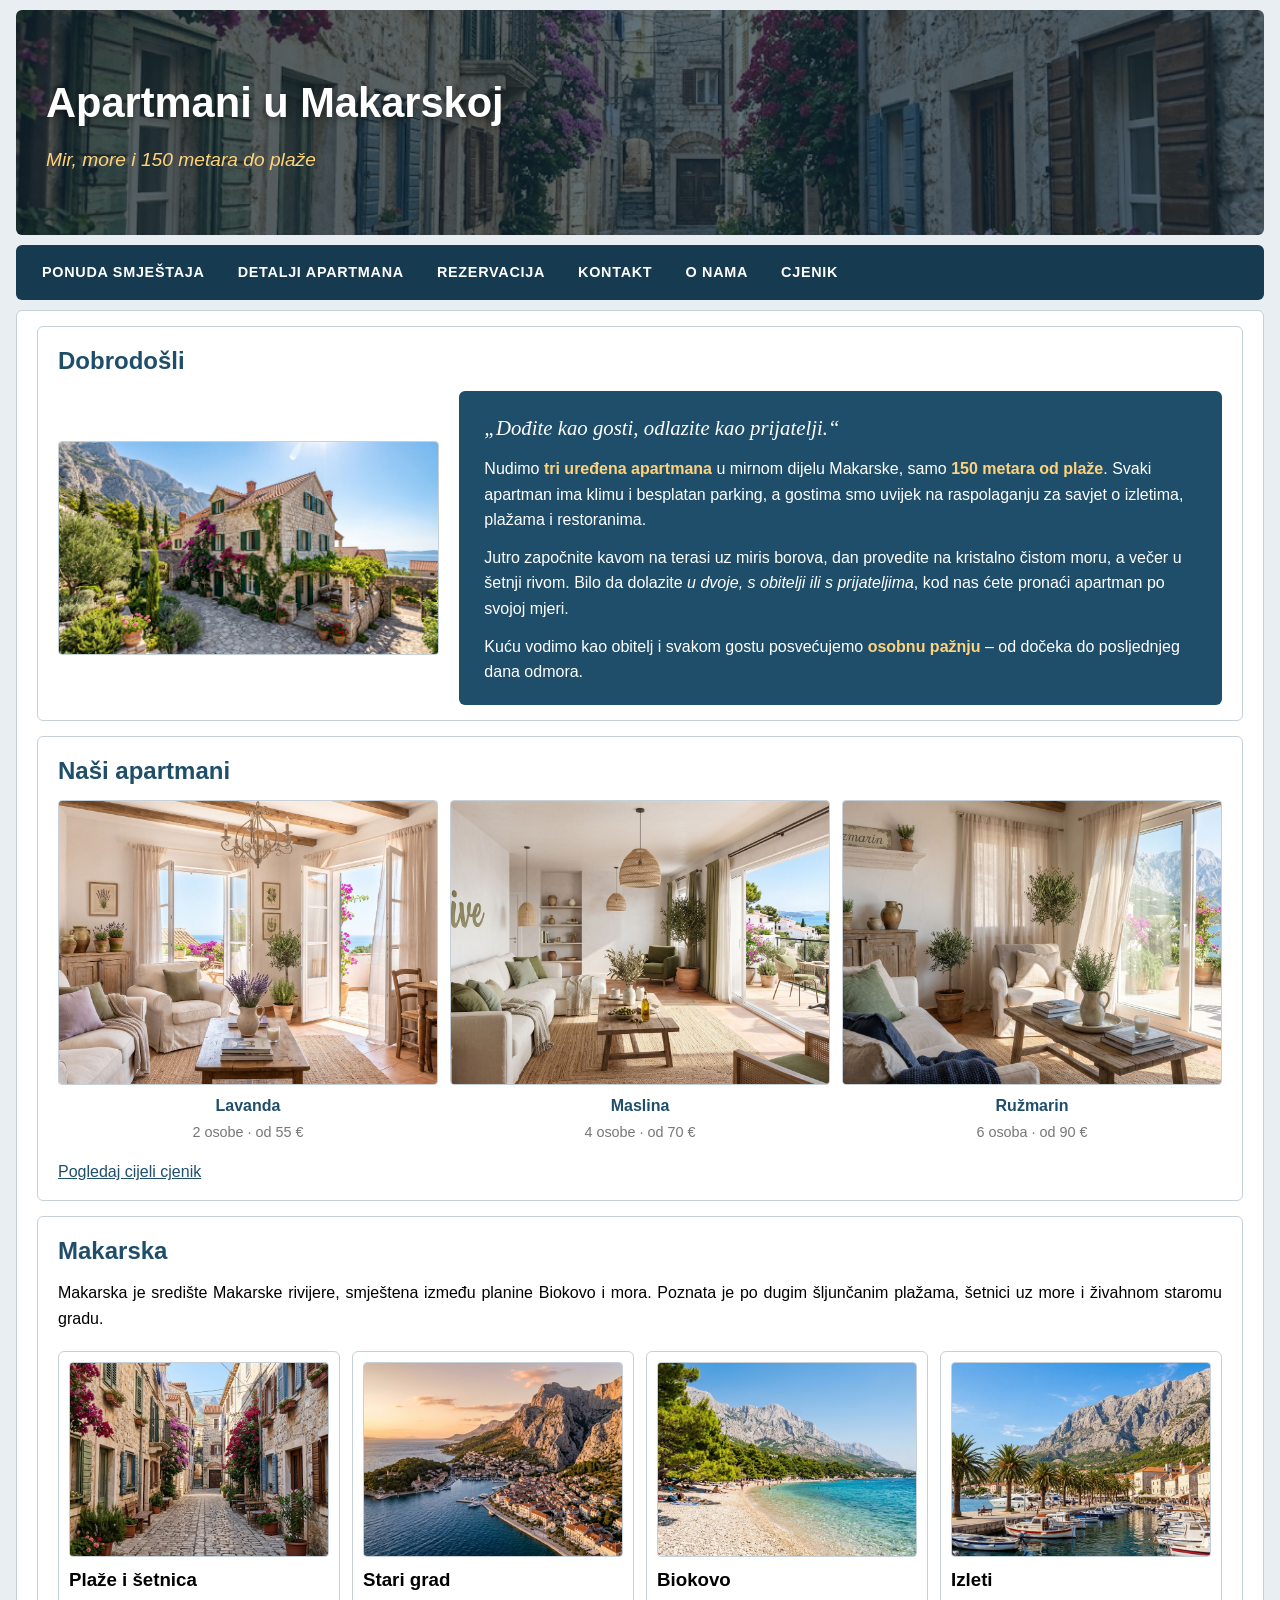
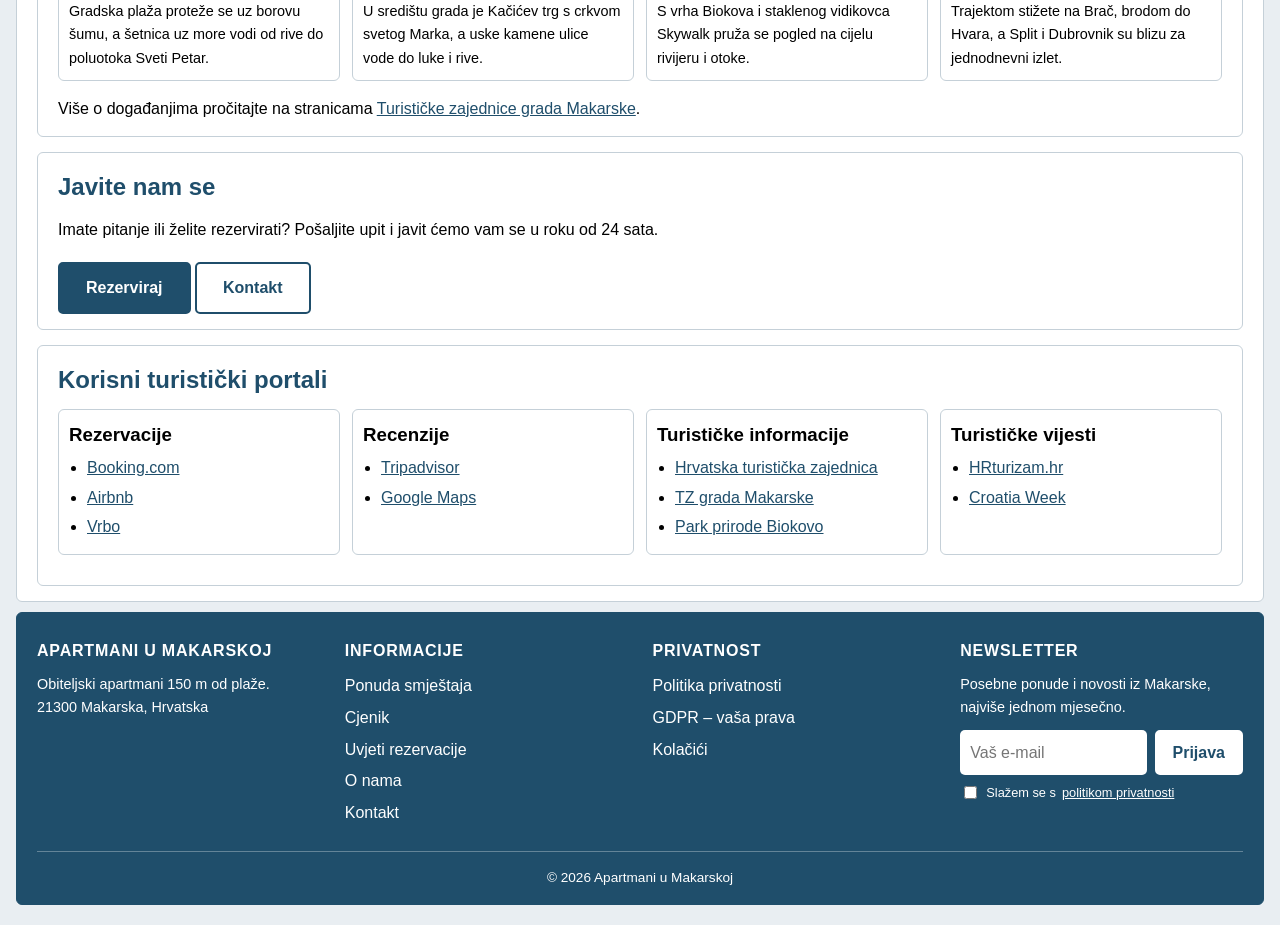
<file: index.html>
<!doctype html>
<html lang="hr">
  <head>
    <meta charset="UTF-8" />
    <meta name="viewport" content="width=device-width, initial-scale=1.0" />
    <link rel="stylesheet" href="style.css" />
    <title>Početna</title>
  </head>
  <body class="pocetna">
    <header>
      <h1>Apartmani u Makarskoj</h1>
      <p>Mir, more i 150 metara do plaže</p>
    </header>

    <nav>
      <a href="apartmani.html">Ponuda smještaja</a>
      <a href="lavanda.html">Detalji apartmana</a>
      <a href="rezervacija.html">Rezervacija</a>
      <a href="kontakt.html">Kontakt</a>
      <a href="o-nama.html">O nama</a>
      <a href="cjenik.html">Cjenik</a>
    </nav>

    <main>
      <!-- ODJELJAK: Dobrodošli -->
      <section>
        <h2>Dobrodošli</h2>
        <div class="dva-stupca">
          <img src="slike-makarska/kuca-izvana.jpeg" alt="Kuća s apartmanima" />
          <div class="kontrast">
            <p class="moto"><em>„Dođite kao gosti, odlazite kao prijatelji.“</em></p>
            <p>
              Nudimo <strong>tri uređena apartmana</strong> u mirnom dijelu
              Makarske, samo <strong>150 metara od plaže</strong>. Svaki
              apartman ima klimu i besplatan parking, a gostima smo uvijek na
              raspolaganju za savjet o izletima, plažama i restoranima.
            </p>
            <p>
              Jutro započnite kavom na terasi uz miris borova, dan provedite na
              kristalno čistom moru, a večer u šetnji rivom. Bilo da dolazite
              <em>u dvoje, s obitelji ili s prijateljima</em>, kod nas ćete
              pronaći apartman po svojoj mjeri.
            </p>
            <p>
              Kuću vodimo kao obitelj i svakom gostu posvećujemo
              <strong>osobnu pažnju</strong> – od dočeka do posljednjeg dana
              odmora.
            </p>
          </div>
        </div>
      </section>

      <!-- ODJELJAK: Naši apartmani -->
      <section>
        <h2>Naši apartmani</h2>
        <div class="mini-apartmani">
          <a href="lavanda.html">
            <img src="slike-makarska/lavanda01.jpeg" alt="Apartman Lavanda" />
            <strong>Lavanda</strong>
            <span>2 osobe · od 55 €</span>
          </a>
          <a href="maslina.html">
            <img src="slike-makarska/maslina01.jpeg" alt="Apartman Maslina" />
            <strong>Maslina</strong>
            <span>4 osobe · od 70 €</span>
          </a>
          <a href="ruzmarin.html">
            <img src="slike-makarska/ruzmarin.jpeg" alt="Apartman Ružmarin" />
            <strong>Ružmarin</strong>
            <span>6 osoba · od 90 €</span>
          </a>
        </div>
        <p><a href="cjenik.html">Pogledaj cijeli cjenik</a></p>
      </section>

      <!-- ODJELJAK: Makarska -->
      <section>
        <h2>Makarska</h2>
        <p>
          Makarska je središte Makarske rivijere, smještena između planine
          Biokovo i mora. Poznata je po dugim šljunčanim plažama, šetnici uz
          more i živahnom staromu gradu.
        </p>

        <!-- Četiri manja okvira jedan do drugoga -->
        <div class="mreza">
          <div class="mali-okvir">
            <img src="slike-makarska/slika01.jpg" alt="Makarska" />
            <h3>Plaže i šetnica</h3>
            <p>
              Gradska plaža proteže se uz borovu šumu, a šetnica uz more vodi
              od rive do poluotoka Sveti Petar.
            </p>
          </div>
          <div class="mali-okvir">
            <img src="slike-makarska/slika02.jpg" alt="Makarska" />
            <h3>Stari grad</h3>
            <p>
              U središtu grada je Kačićev trg s crkvom svetog Marka, a uske
              kamene ulice vode do luke i rive.
            </p>
          </div>
          <div class="mali-okvir">
            <img src="slike-makarska/slika03.jpg" alt="Makarska" />
            <h3>Biokovo</h3>
            <p>
              S vrha Biokova i staklenog vidikovca Skywalk pruža se pogled na
              cijelu rivijeru i otoke.
            </p>
          </div>
          <div class="mali-okvir">
            <img src="slike-makarska/slika04.jpg" alt="Makarska" />
            <h3>Izleti</h3>
            <p>
              Trajektom stižete na Brač, brodom do Hvara, a Split i Dubrovnik
              su blizu za jednodnevni izlet.
            </p>
          </div>
        </div>

        <p>
          Više o događanjima pročitajte na stranicama
          <a href="https://makarska-info.hr/" target="_blank"
            >Turističke zajednice grada Makarske</a
          >.
        </p>
      </section>

      <!-- ODJELJAK: Javite nam se -->
      <section>
        <h2>Javite nam se</h2>
        <p>
          Imate pitanje ili želite rezervirati? Pošaljite upit i javit ćemo vam
          se u roku od 24 sata.
        </p>
        <a class="gumb" href="rezervacija.html">Rezerviraj</a>
        <a class="gumb sporedni" href="kontakt.html">Kontakt</a>
      </section>

      <!-- ODJELJAK: Turistički portali -->
      <section>
        <h2>Korisni turistički portali</h2>
        <div class="mreza portali">
          <div class="mali-okvir">
            <h3>Rezervacije</h3>
            <ul>
              <li><a href="https://www.booking.com/" target="_blank" rel="noopener">Booking.com</a></li>
              <li><a href="https://www.airbnb.com/" target="_blank" rel="noopener">Airbnb</a></li>
              <li><a href="https://www.vrbo.com/" target="_blank" rel="noopener">Vrbo</a></li>
            </ul>
          </div>
          <div class="mali-okvir">
            <h3>Recenzije</h3>
            <ul>
              <li><a href="https://www.tripadvisor.com/" target="_blank" rel="noopener">Tripadvisor</a></li>
              <li><a href="https://www.google.com/maps" target="_blank" rel="noopener">Google Maps</a></li>
            </ul>
          </div>
          <div class="mali-okvir">
            <h3>Turističke informacije</h3>
            <ul>
              <li><a href="https://croatia.hr/" target="_blank" rel="noopener">Hrvatska turistička zajednica</a></li>
              <li><a href="https://makarska-info.hr/" target="_blank" rel="noopener">TZ grada Makarske</a></li>
              <li><a href="https://www.biokovo.com/" target="_blank" rel="noopener">Park prirode Biokovo</a></li>
            </ul>
          </div>
          <div class="mali-okvir">
            <h3>Turističke vijesti</h3>
            <ul>
              <li><a href="https://hrturizam.hr/" target="_blank" rel="noopener">HRturizam.hr</a></li>
              <li><a href="https://www.croatiaweek.com/" target="_blank" rel="noopener">Croatia Week</a></li>
            </ul>
          </div>
        </div>
      </section>

      <!--
        NOVI ODJELJAK: kopiraj ovaj blok, makni oznake komentara i upiši tekst
        <section>
          <h2>Naslov</h2>
          <p>Tekst...</p>
        </section>
      -->
    </main>

    <footer>
      <!-- Stupci podnožja, poredani vodoravno kao izbornik -->
      <div class="podnozje">
        <div>
          <h4>Apartmani u Makarskoj</h4>
          <p>
            Obiteljski apartmani 150 m od plaže.<br />
            21300 Makarska, Hrvatska
          </p>
        </div>

        <div>
          <h4>Informacije</h4>
          <ul>
            <li><a href="apartmani.html">Ponuda smještaja</a></li>
            <li><a href="cjenik.html">Cjenik</a></li>
            <li><a href="rezervacija.html">Uvjeti rezervacije</a></li>
            <li><a href="o-nama.html">O nama</a></li>
            <li><a href="kontakt.html">Kontakt</a></li>
          </ul>
        </div>

        <div>
          <h4>Privatnost</h4>
          <ul>
            <li><a href="politika-privatnosti.html">Politika privatnosti</a></li>
            <li><a href="politika-privatnosti.html#gdpr">GDPR – vaša prava</a></li>
            <li><a href="politika-privatnosti.html#kolacici">Kolačići</a></li>
          </ul>
        </div>

        <div>
          <h4>Newsletter</h4>
          <p>Posebne ponude i novosti iz Makarske, najviše jednom mjesečno.</p>
          <form class="newsletter" action="#" method="get">
            <input type="email" name="email" placeholder="Vaš e-mail" required />
            <button class="gumb" type="submit">Prijava</button>
            <label>
              <input type="checkbox" name="privola" required />
              Slažem se s <a href="politika-privatnosti.html">politikom privatnosti</a>
            </label>
          </form>
        </div>
      </div>

      <p class="autorska">&copy; 2026 Apartmani u Makarskoj</p>
    </footer>
  </body>
</html>
</file>
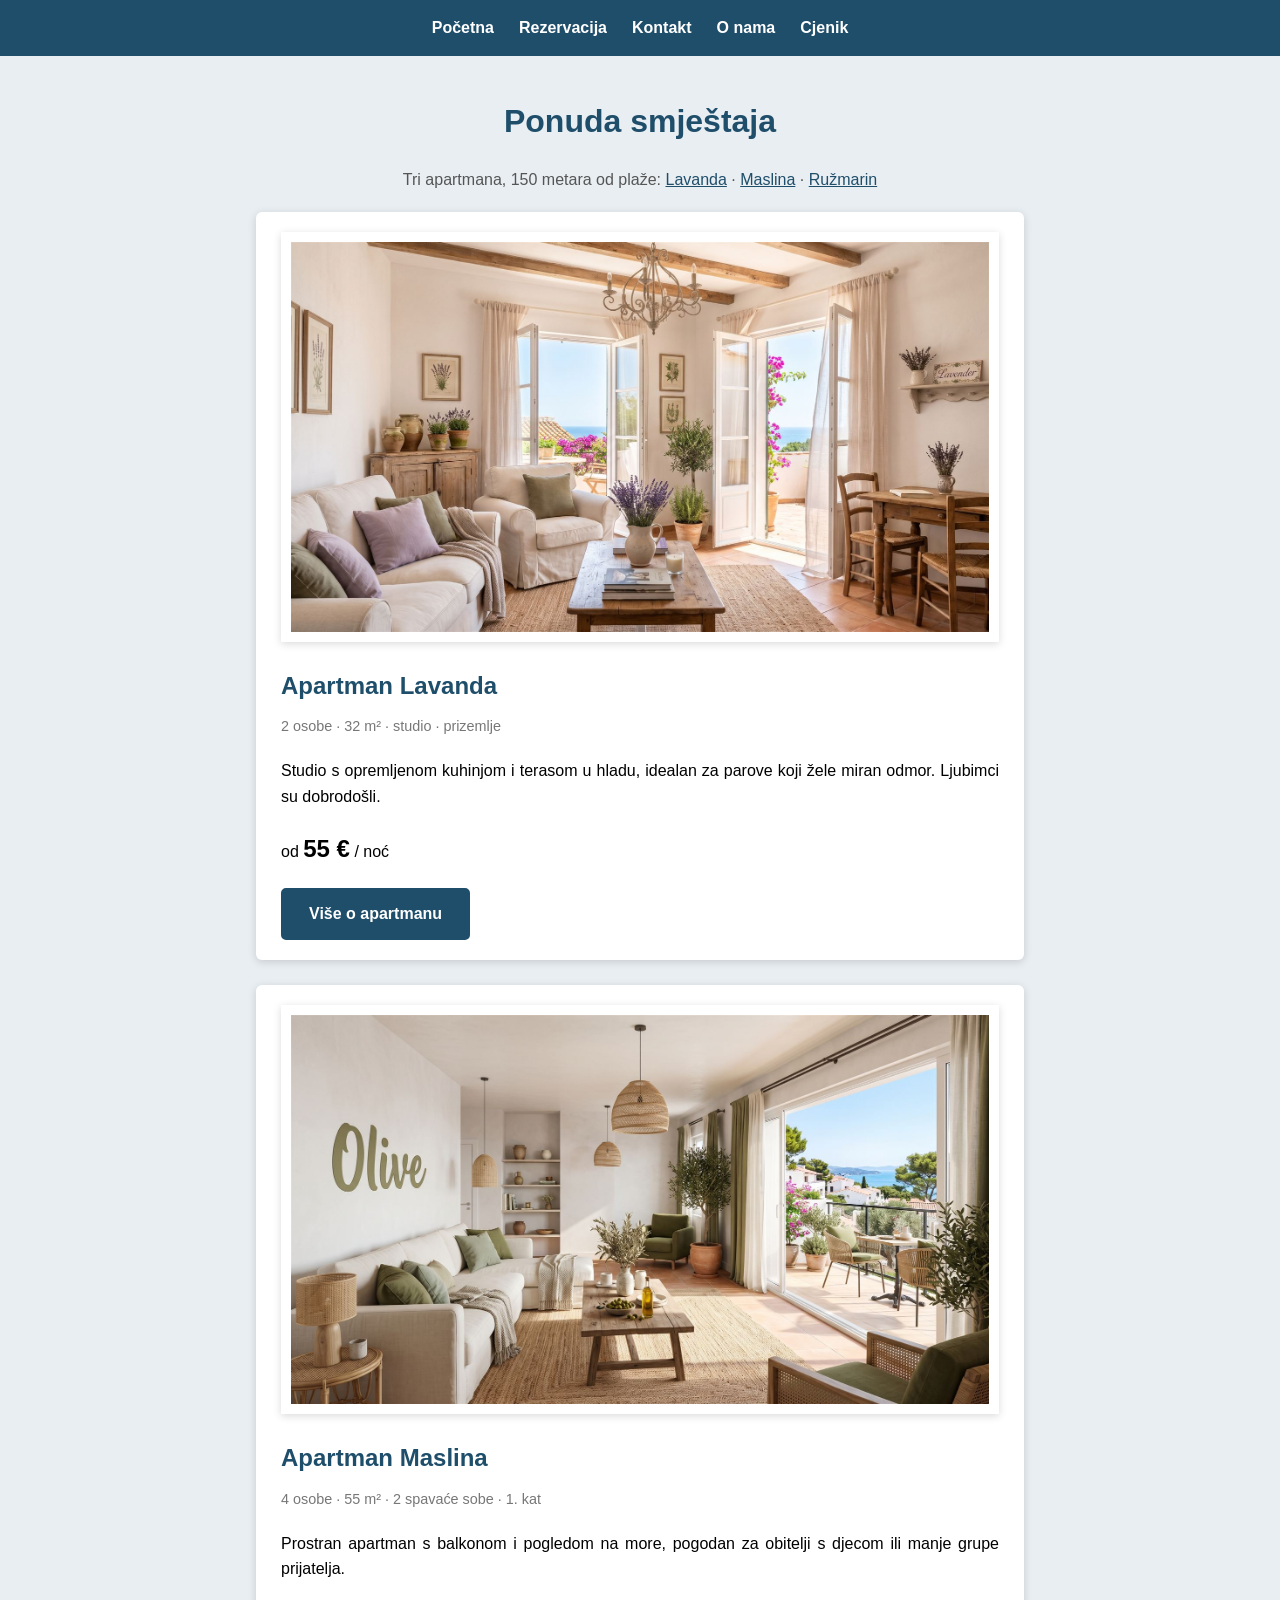
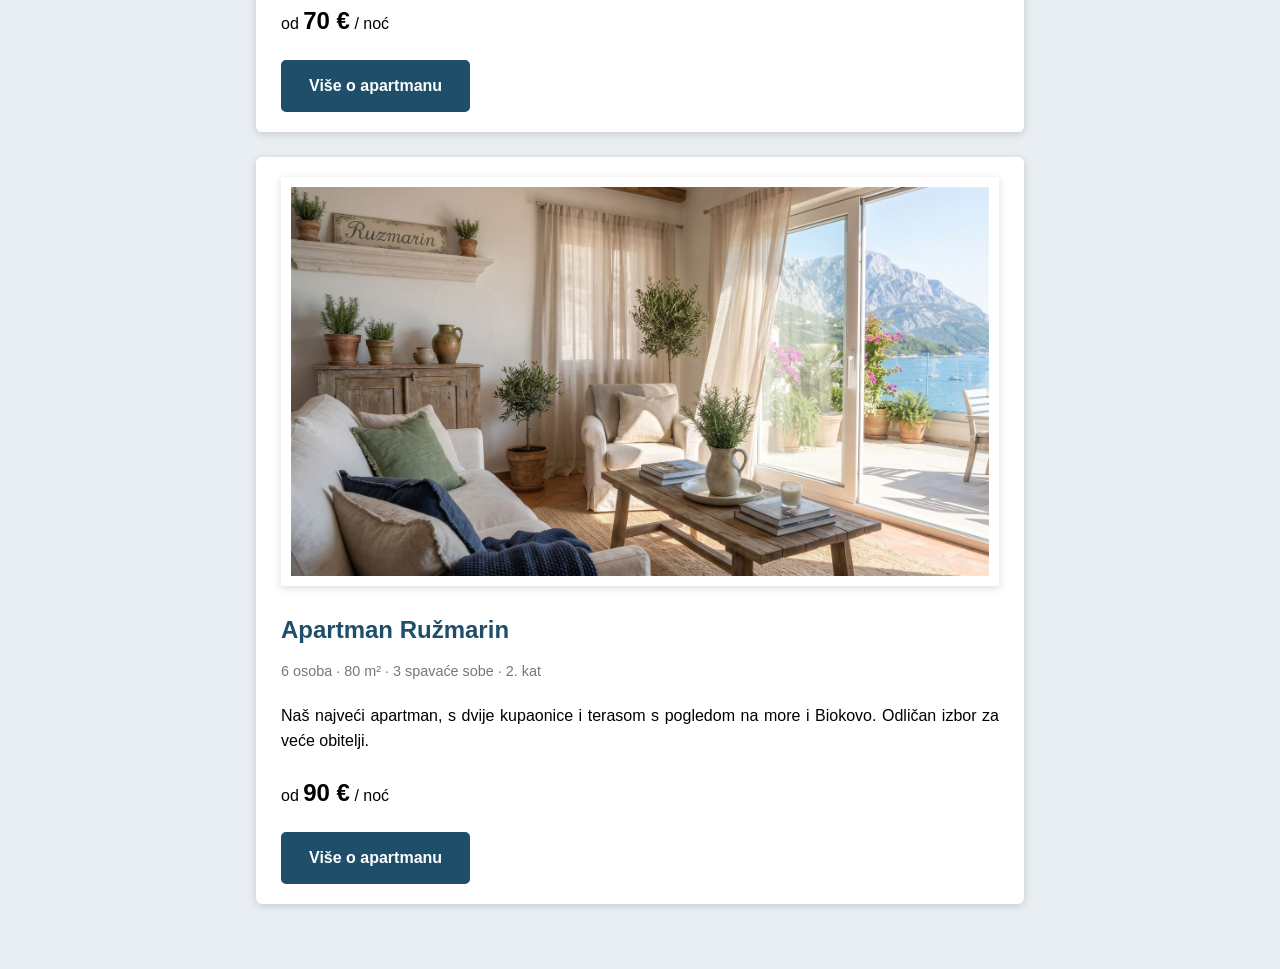
<file: apartmani.html>
<!doctype html>
<html lang="hr">
  <head>
    <meta charset="UTF-8" />
    <meta name="viewport" content="width=device-width, initial-scale=1.0" />
    <link rel="stylesheet" href="style.css" />
    <title>Ponuda smještaja</title>
  </head>
  <body>
    <nav>
      <a href="index.html">Početna</a>
      <a href="rezervacija.html">Rezervacija</a>
      <a href="kontakt.html">Kontakt</a>
      <a href="o-nama.html">O nama</a>
      <a href="cjenik.html">Cjenik</a>
    </nav>

    <main>
      <h1>Ponuda smještaja</h1>
      <p class="uvod">
        Tri apartmana, 150 metara od plaže:
        <a href="#lavanda">Lavanda</a> ·
        <a href="#maslina">Maslina</a> ·
        <a href="#ruzmarin">Ružmarin</a>
      </p>

      <section id="lavanda">
        <img src="slike-makarska/lavanda01.jpeg" alt="Apartman Lavanda" />
        <h2>Apartman Lavanda</h2>
        <p class="podaci">2 osobe · 32 m² · studio · prizemlje</p>
        <p>
          Studio s opremljenom kuhinjom i terasom u hladu, idealan za parove
          koji žele miran odmor. Ljubimci su dobrodošli.
        </p>
        <p class="cijena">od <strong>55 €</strong> / noć</p>
        <a class="gumb" href="lavanda.html">Više o apartmanu</a>
      </section>

      <section id="maslina">
        <img src="slike-makarska/maslina01.jpeg" alt="Apartman Maslina" />
        <h2>Apartman Maslina</h2>
        <p class="podaci">4 osobe · 55 m² · 2 spavaće sobe · 1. kat</p>
        <p>
          Prostran apartman s balkonom i pogledom na more, pogodan za obitelji s
          djecom ili manje grupe prijatelja.
        </p>
        <p class="cijena">od <strong>70 €</strong> / noć</p>
        <a class="gumb" href="maslina.html">Više o apartmanu</a>
      </section>

      <section id="ruzmarin">
        <img src="slike-makarska/ruzmarin.jpeg" alt="Apartman Ružmarin" />
        <h2>Apartman Ružmarin</h2>
        <p class="podaci">6 osoba · 80 m² · 3 spavaće sobe · 2. kat</p>
        <p>
          Naš najveći apartman, s dvije kupaonice i terasom s pogledom na more i
          Biokovo. Odličan izbor za veće obitelji.
        </p>
        <p class="cijena">od <strong>90 €</strong> / noć</p>
        <a class="gumb" href="ruzmarin.html">Više o apartmanu</a>
      </section>
    </main>
  </body>
</html>
</file>
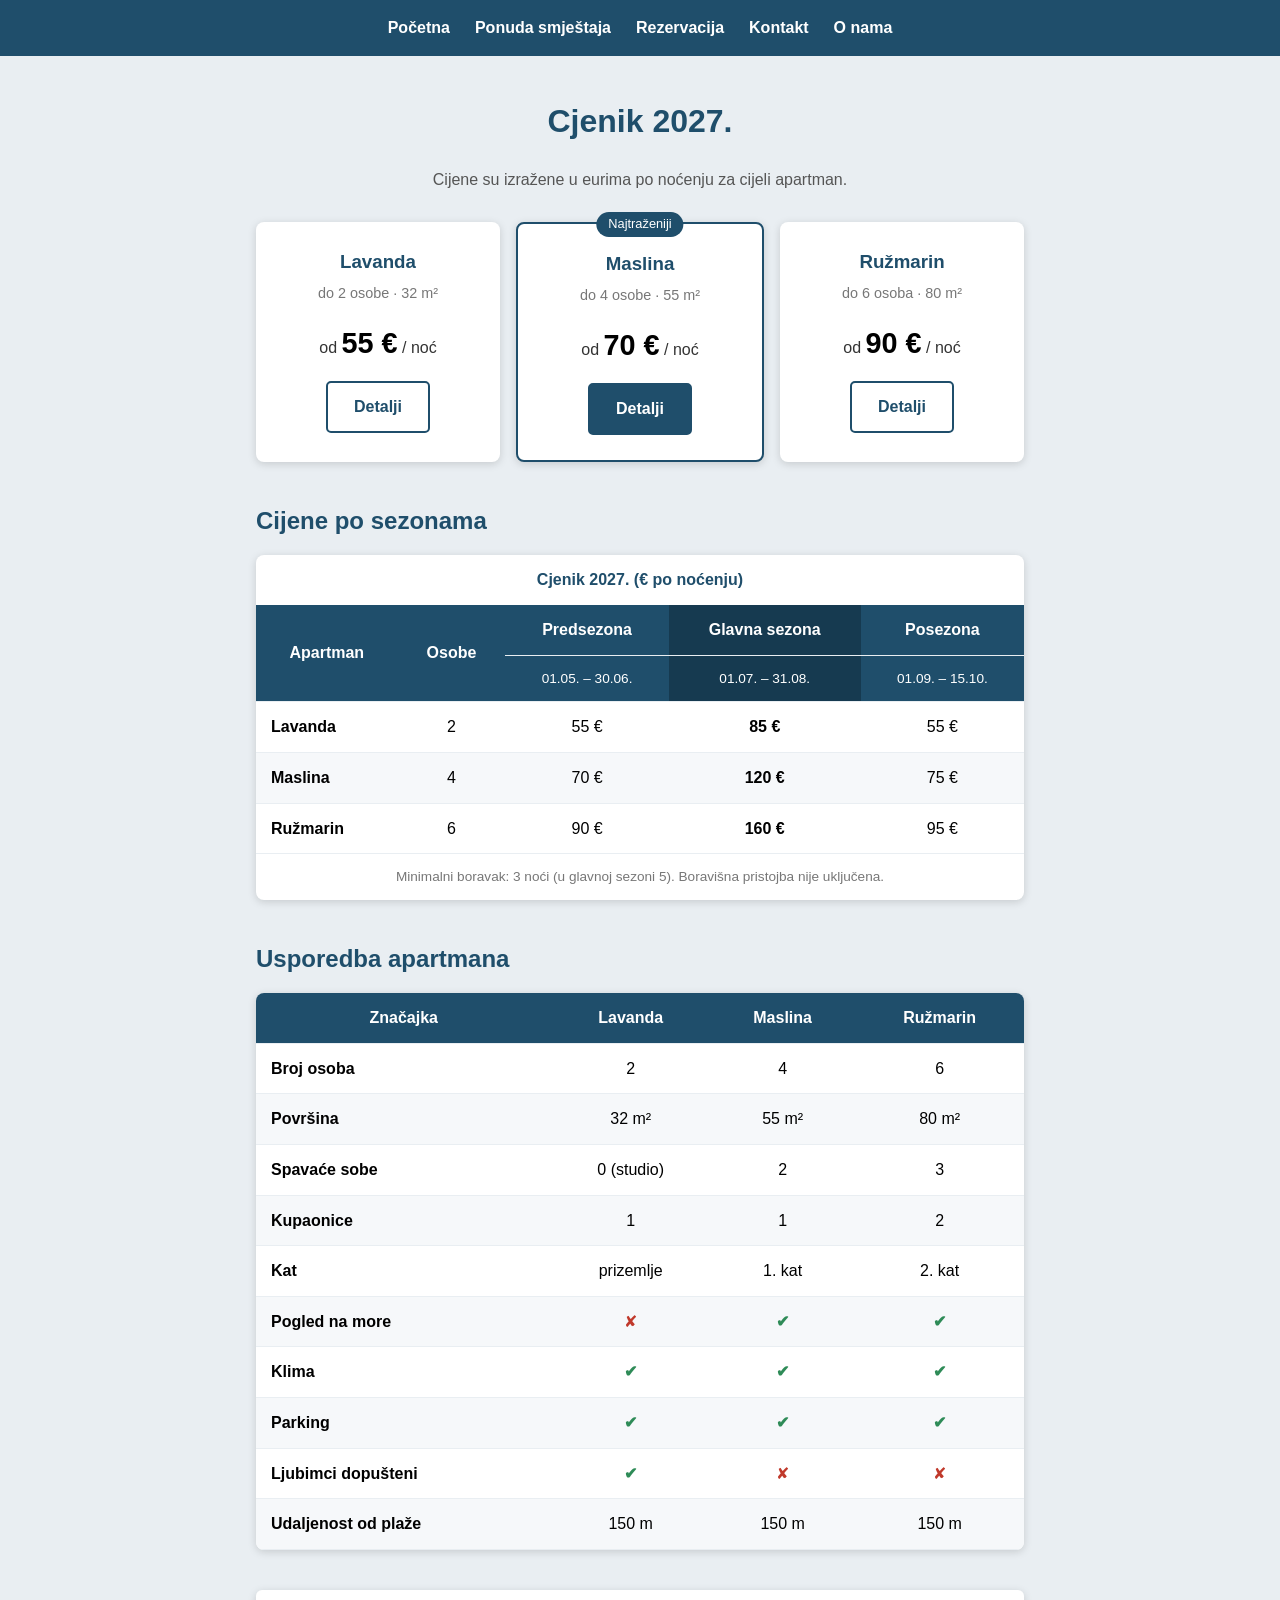
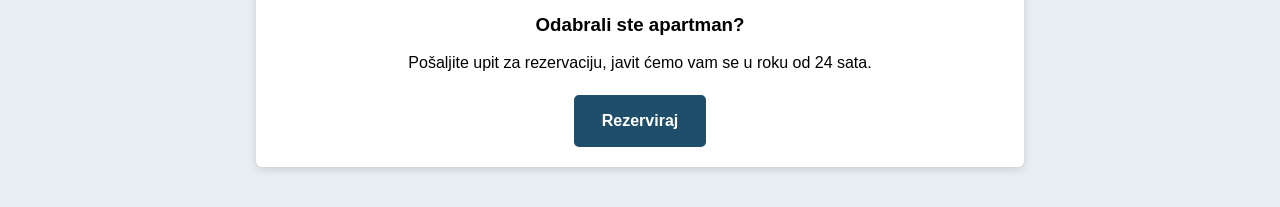
<file: cjenik.html>
<!doctype html>
<html lang="hr">
  <head>
    <meta charset="UTF-8" />
    <meta name="viewport" content="width=device-width, initial-scale=1.0" />
    <link rel="stylesheet" href="style.css" />
    <title>Cjenik</title>
  </head>
  <body>
    <nav>
      <a href="index.html">Početna</a>
      <a href="apartmani.html">Ponuda smještaja</a>
      <a href="rezervacija.html">Rezervacija</a>
      <a href="kontakt.html">Kontakt</a>
      <a href="o-nama.html">O nama</a>
    </nav>

    <main>
      <h1>Cjenik 2027.</h1>
      <p class="uvod">
        Cijene su izražene u eurima po noćenju za cijeli apartman.
      </p>

      <!-- Kartice s najnižom cijenom -->
      <div class="kartice">
        <div class="kartica">
          <h3>Lavanda</h3>
          <p class="osobe">do 2 osobe · 32 m²</p>
          <p class="cijena">od <strong>55 €</strong> / noć</p>
          <a class="gumb sporedni" href="lavanda.html">Detalji</a>
        </div>
        <div class="kartica preporuka">
          <span class="oznaka-kartice">Najtraženiji</span>
          <h3>Maslina</h3>
          <p class="osobe">do 4 osobe · 55 m²</p>
          <p class="cijena">od <strong>70 €</strong> / noć</p>
          <a class="gumb" href="maslina.html">Detalji</a>
        </div>
        <div class="kartica">
          <h3>Ružmarin</h3>
          <p class="osobe">do 6 osoba · 80 m²</p>
          <p class="cijena">od <strong>90 €</strong> / noć</p>
          <a class="gumb sporedni" href="ruzmarin.html">Detalji</a>
        </div>
      </div>

      <h2>Cijene po sezonama</h2>
      <div class="tablica">
        <table>
          <caption>
            Cjenik 2027. (€ po noćenju)
          </caption>
          <thead>
            <tr>
              <th rowspan="2">Apartman</th>
              <th rowspan="2">Osobe</th>
              <th>Predsezona</th>
              <th class="sezona">Glavna sezona</th>
              <th>Posezona</th>
            </tr>
            <tr>
              <th class="datum">01.05. – 30.06.</th>
              <th class="datum sezona">01.07. – 31.08.</th>
              <th class="datum">01.09. – 15.10.</th>
            </tr>
          </thead>
          <tbody>
            <tr>
              <th scope="row">Lavanda</th>
              <td>2</td>
              <td>55 €</td>
              <td class="sezona">85 €</td>
              <td>55 €</td>
            </tr>
            <tr>
              <th scope="row">Maslina</th>
              <td>4</td>
              <td>70 €</td>
              <td class="sezona">120 €</td>
              <td>75 €</td>
            </tr>
            <tr>
              <th scope="row">Ružmarin</th>
              <td>6</td>
              <td>90 €</td>
              <td class="sezona">160 €</td>
              <td>95 €</td>
            </tr>
          </tbody>
          <tfoot>
            <tr>
              <td colspan="5">
                Minimalni boravak: 3 noći (u glavnoj sezoni 5). Boravišna
                pristojba nije uključena.
              </td>
            </tr>
          </tfoot>
        </table>
      </div>

      <h2>Usporedba apartmana</h2>
      <div class="tablica">
        <table>
          <thead>
            <tr>
              <th>Značajka</th>
              <th>Lavanda</th>
              <th>Maslina</th>
              <th>Ružmarin</th>
            </tr>
          </thead>
          <tbody>
            <tr>
              <th scope="row">Broj osoba</th>
              <td>2</td>
              <td>4</td>
              <td>6</td>
            </tr>
            <tr>
              <th scope="row">Površina</th>
              <td>32 m²</td>
              <td>55 m²</td>
              <td>80 m²</td>
            </tr>
            <tr>
              <th scope="row">Spavaće sobe</th>
              <td>0 (studio)</td>
              <td>2</td>
              <td>3</td>
            </tr>
            <tr>
              <th scope="row">Kupaonice</th>
              <td>1</td>
              <td>1</td>
              <td>2</td>
            </tr>
            <tr>
              <th scope="row">Kat</th>
              <td>prizemlje</td>
              <td>1. kat</td>
              <td>2. kat</td>
            </tr>
            <tr>
              <th scope="row">Pogled na more</th>
              <td class="ne">✘</td>
              <td class="da">✔</td>
              <td class="da">✔</td>
            </tr>
            <tr>
              <th scope="row">Klima</th>
              <td class="da">✔</td>
              <td class="da">✔</td>
              <td class="da">✔</td>
            </tr>
            <tr>
              <th scope="row">Parking</th>
              <td class="da">✔</td>
              <td class="da">✔</td>
              <td class="da">✔</td>
            </tr>
            <tr>
              <th scope="row">Ljubimci dopušteni</th>
              <td class="da">✔</td>
              <td class="ne">✘</td>
              <td class="ne">✘</td>
            </tr>
            <tr>
              <th scope="row">Udaljenost od plaže</th>
              <td>150 m</td>
              <td>150 m</td>
              <td>150 m</td>
            </tr>
          </tbody>
        </table>
      </div>

      <div class="box poziv">
        <h3>Odabrali ste apartman?</h3>
        <p>
          Pošaljite upit za rezervaciju, javit ćemo vam se u roku od 24 sata.
        </p>
        <a class="gumb" href="obrazac1.html">Rezerviraj</a>
      </div>
    </main>
  </body>
</html>
</file>
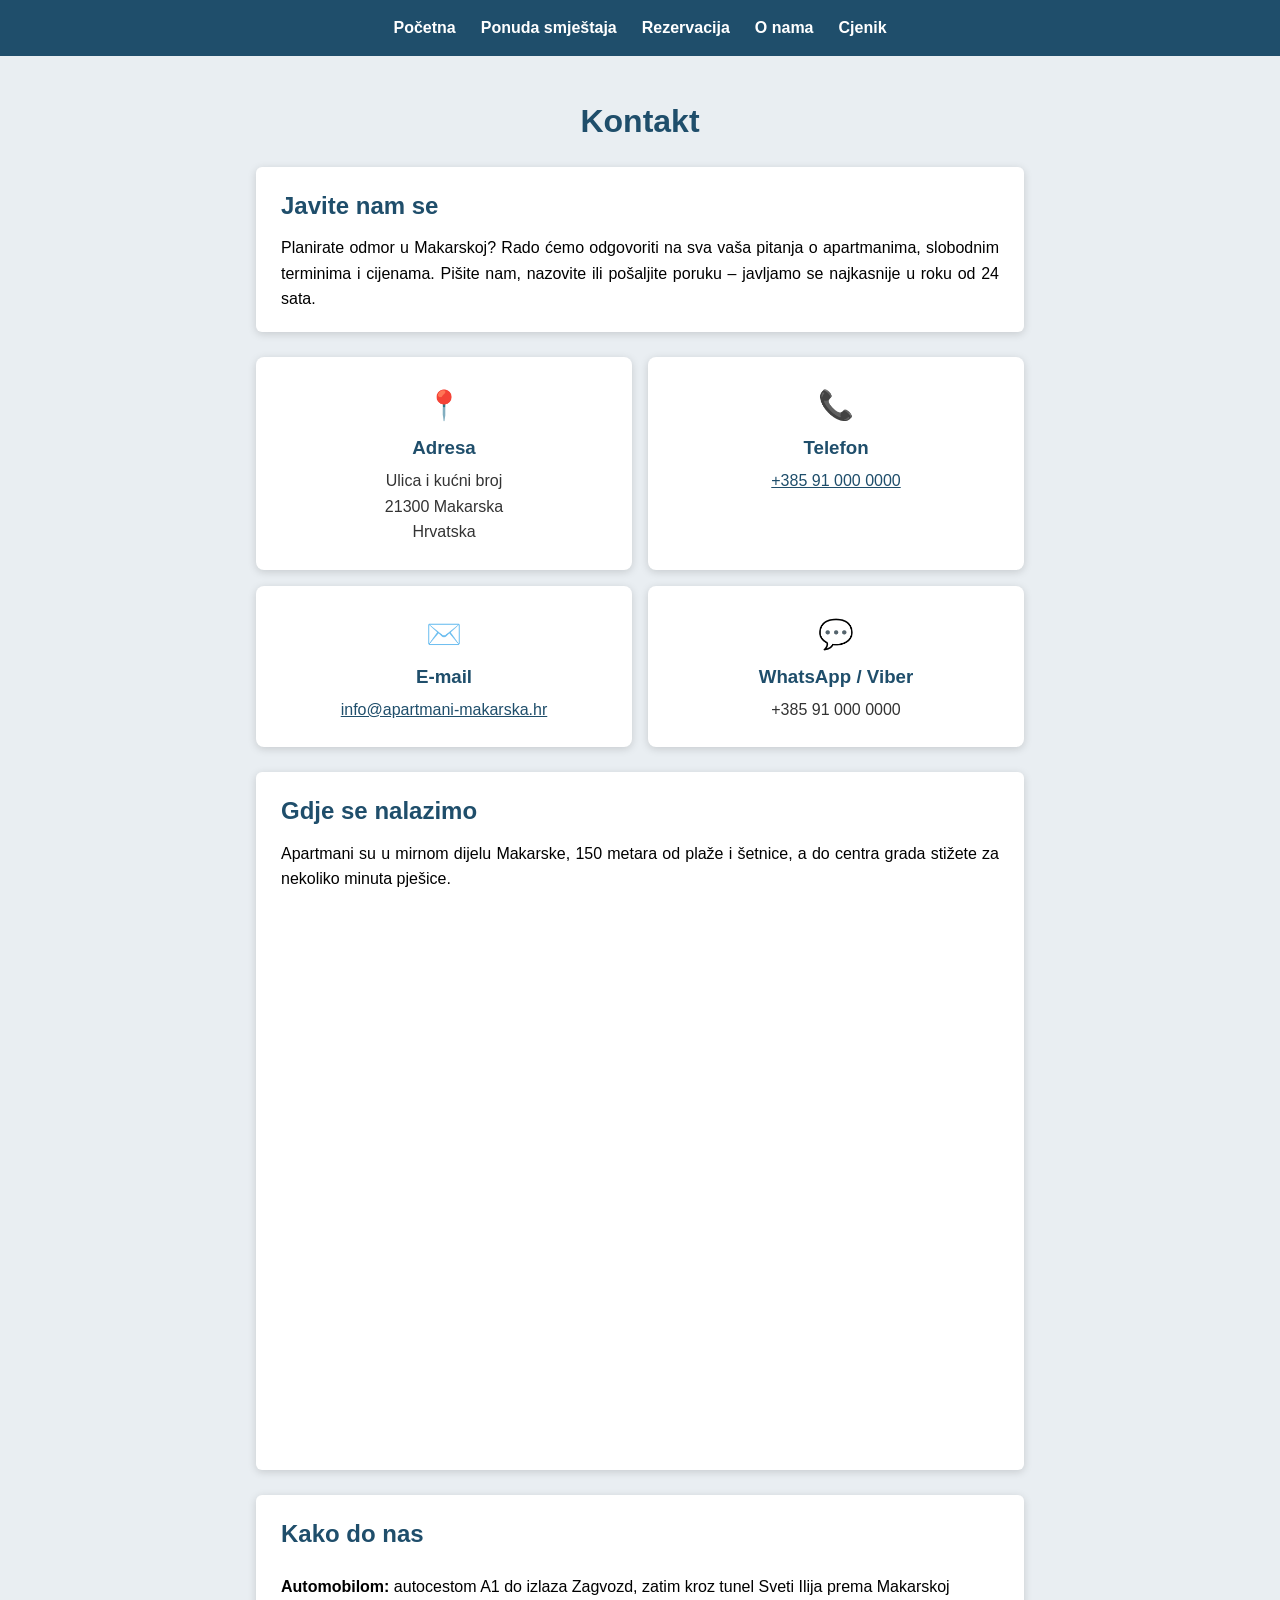
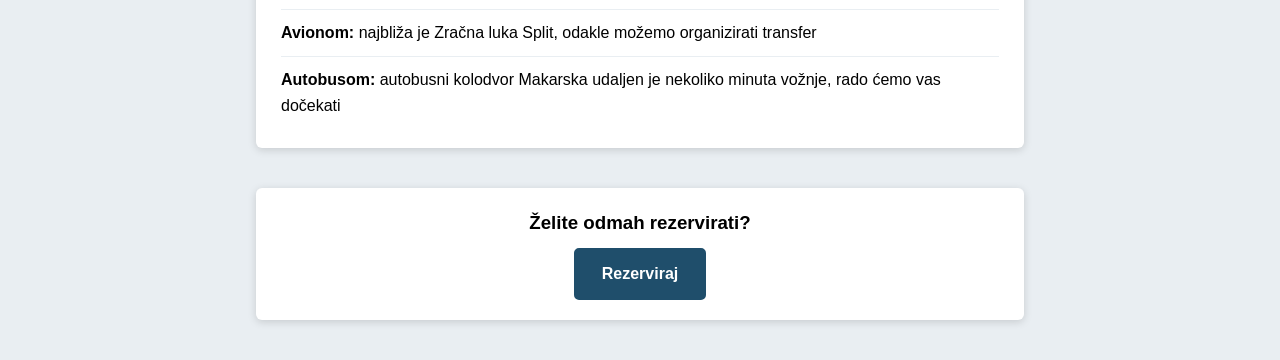
<file: kontakt.html>
<!doctype html>
<html lang="hr">
  <head>
    <meta charset="UTF-8" />
    <meta name="viewport" content="width=device-width, initial-scale=1.0" />
    <title>Kontakt</title>
    <link rel="stylesheet" href="style.css" />
  </head>
  <body>
    <nav>
      <a href="index.html">Početna</a>
      <a href="apartmani.html">Ponuda smještaja</a>
      <a href="rezervacija.html">Rezervacija</a>
      <a href="o-nama.html">O nama</a>
      <a href="cjenik.html">Cjenik</a>
    </nav>

    <main>
      <h1>Kontakt</h1>

      <section>
        <h2>Javite nam se</h2>
        <p>
          Planirate odmor u Makarskoj? Rado ćemo odgovoriti na sva vaša pitanja
          o apartmanima, slobodnim terminima i cijenama. Pišite nam, nazovite
          ili pošaljite poruku – javljamo se najkasnije u roku od 24 sata.
        </p>
      </section>

      <!-- Kontakti -->
      <div class="kontakti">
        <div class="kartica">
          <span class="ikona">📍</span>
          <h3>Adresa</h3>
          <p>Ulica i kućni broj<br />21300 Makarska<br />Hrvatska</p>
        </div>
        <div class="kartica">
          <span class="ikona">📞</span>
          <h3>Telefon</h3>
          <p><a href="tel:+385910000000">+385 91 000 0000</a></p>
        </div>
        <div class="kartica">
          <span class="ikona">✉️</span>
          <h3>E-mail</h3>
          <p>
            <a href="mailto:info@apartmani-makarska.hr"
              >info@apartmani-makarska.hr</a
            >
          </p>
        </div>
        <div class="kartica">
          <span class="ikona">💬</span>
          <h3>WhatsApp / Viber</h3>
          <p>+385 91 000 0000</p>
        </div>
      </div>

      <!-- Karta -->
      <section>
        <h2>Gdje se nalazimo</h2>
        <p>
          Apartmani su u mirnom dijelu Makarske, 150 metara od plaže i šetnice,
          a do centra grada stižete za nekoliko minuta pješice.
        </p>
        <div class="karta">
          <iframe
            src="https://maps.google.com/maps?q=Makarska&z=15&output=embed"
            title="Karta – lokacija apartmana u Makarskoj"
            loading="lazy"
          ></iframe>
        </div>
      </section>

      <section>
        <h2>Kako do nas</h2>
        <ul class="info">
          <li>
            <strong>Automobilom:</strong> autocestom A1 do izlaza Zagvozd, zatim
            kroz tunel Sveti Ilija prema Makarskoj
          </li>
          <li>
            <strong>Avionom:</strong> najbliža je Zračna luka Split, odakle
            možemo organizirati transfer
          </li>
          <li>
            <strong>Autobusom:</strong> autobusni kolodvor Makarska udaljen je
            nekoliko minuta vožnje, rado ćemo vas dočekati
          </li>
        </ul>
      </section>

      <div class="box poziv">
        <h3>Želite odmah rezervirati?</h3>
        <a class="gumb" href="obrazac1.html">Rezerviraj</a>
      </div>
    </main>
  </body>
</html>
</file>
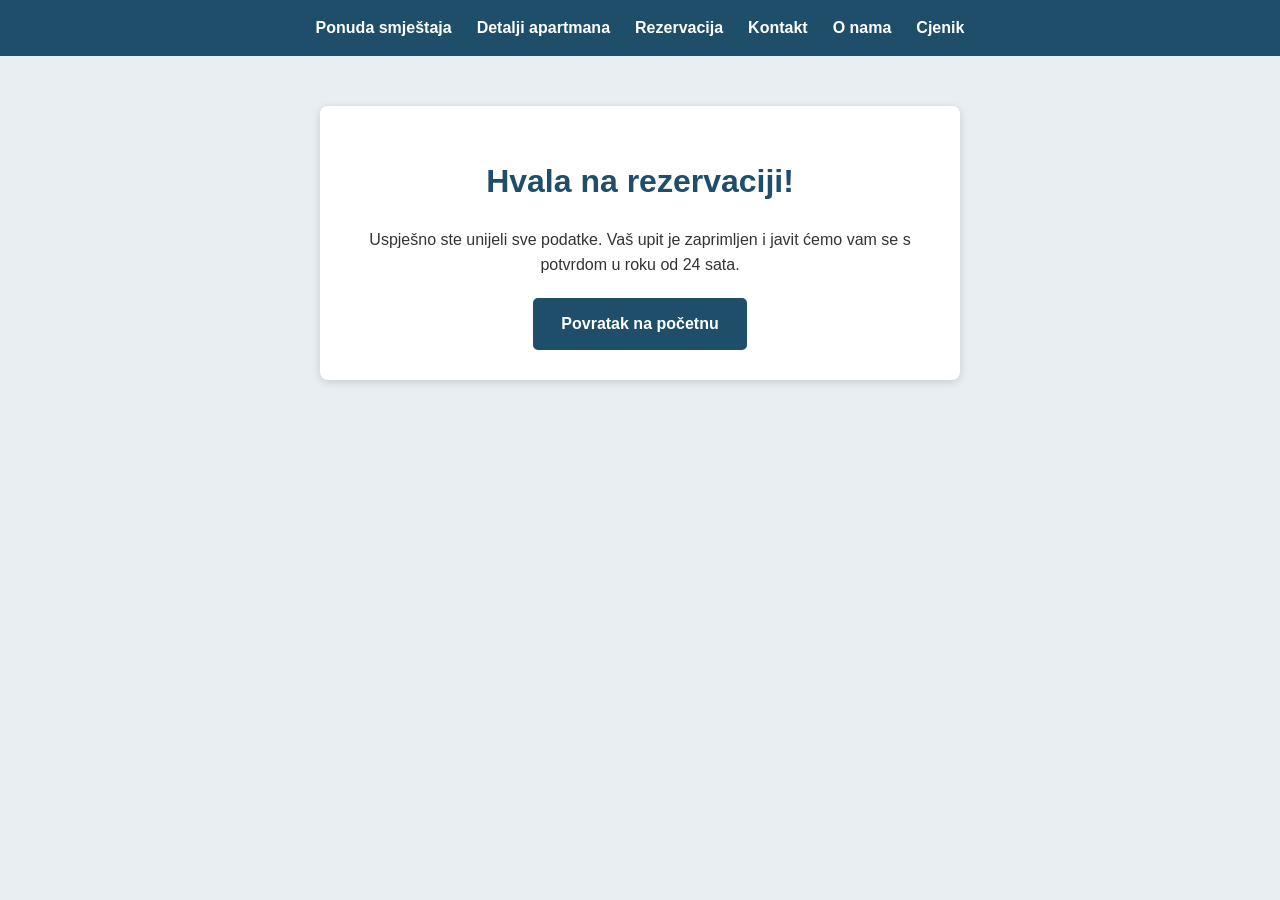
<file: kraj.html>
<!doctype html>
<html lang="hr">
  <head>
    <meta charset="UTF-8" />
    <meta name="viewport" content="width=device-width, initial-scale=1.0" />
    <title>Rezervacija poslana</title>
    <link rel="stylesheet" href="style.css" />
  </head>
  <body>
    <nav>
      <a href="apartmani.html">Ponuda smještaja</a>
      <a href="lavanda.html">Detalji apartmana</a>
      <a href="rezervacija.html">Rezervacija</a>
      <a href="kontakt.html">Kontakt</a>
      <a href="o-nama.html">O nama</a>
      <a href="cjenik.html">Cjenik</a>
    </nav>

    <main>
      <div class="obrazac potvrda">
        <h1>Hvala na rezervaciji!</h1>
        <p>
          Uspješno ste unijeli sve podatke. Vaš upit je zaprimljen i javit ćemo
          vam se s potvrdom u roku od 24 sata.
        </p>
        <div class="gumbi">
          <a class="gumb" href="index.html">Povratak na početnu</a>
        </div>
      </div>
    </main>
  </body>
</html>
</file>
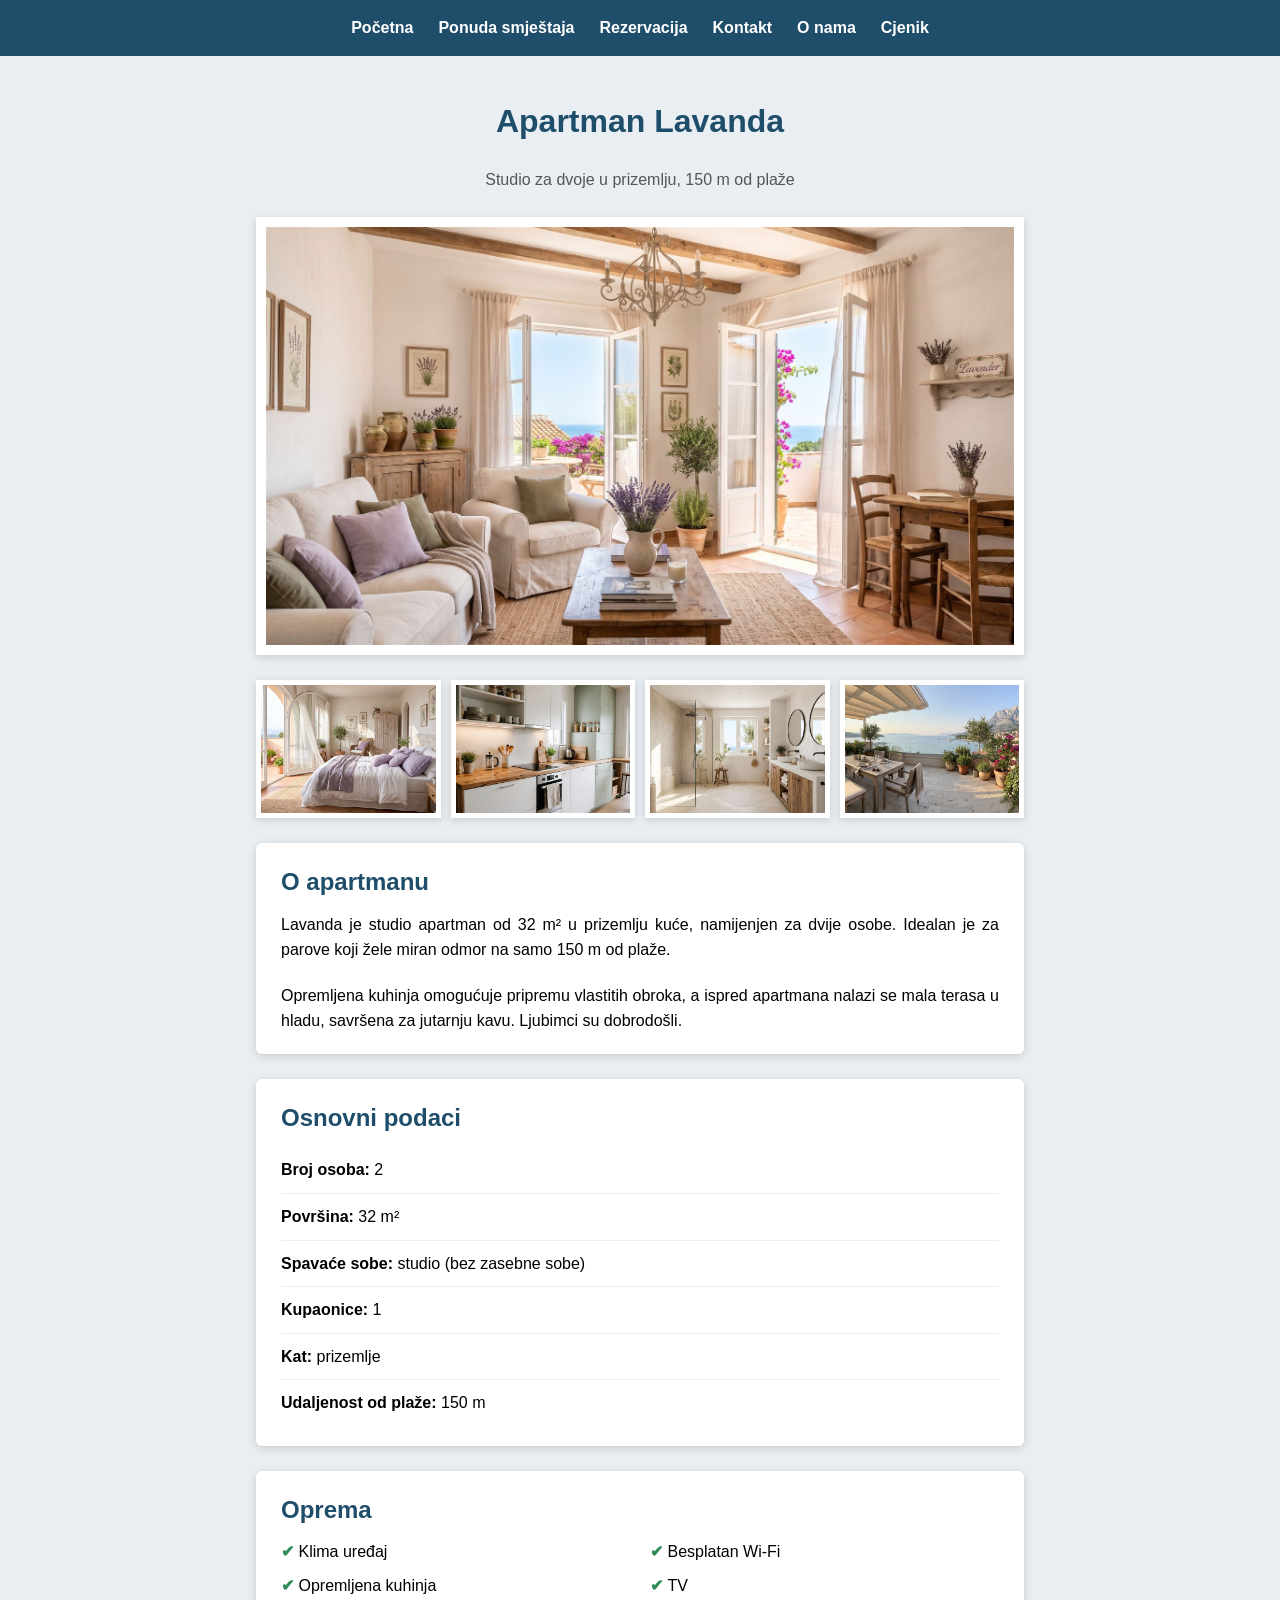
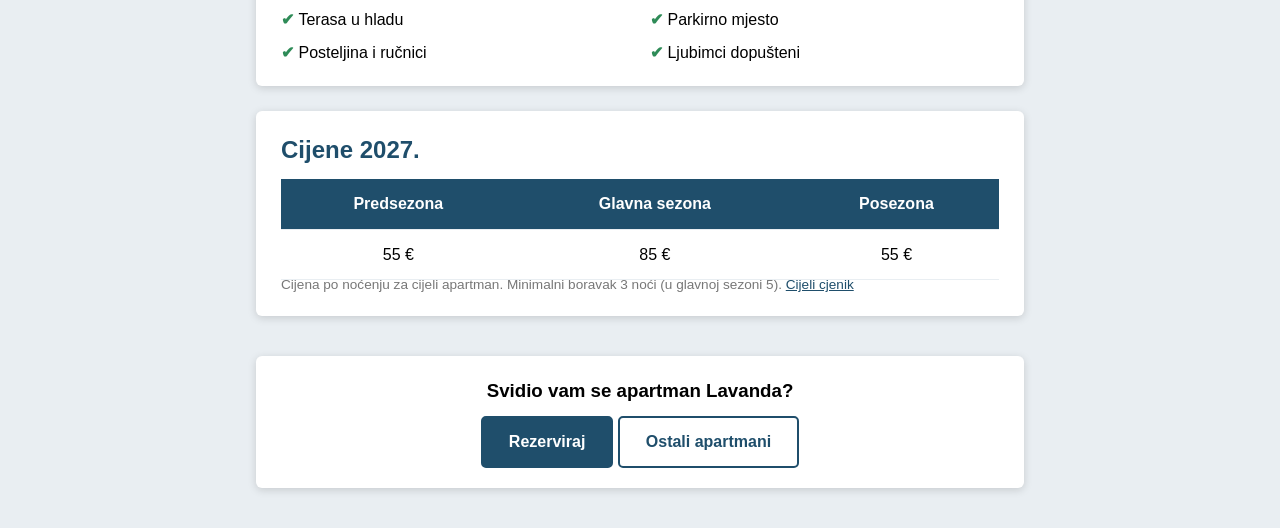
<file: lavanda.html>
<!doctype html>
<html lang="hr">
  <head>
    <meta charset="UTF-8" />
    <meta name="viewport" content="width=device-width, initial-scale=1.0" />
    <link rel="stylesheet" href="style.css" />
    <title>Apartman Lavanda</title>
  </head>
  <body>
    <nav>
      <a href="index.html">Početna</a>
      <a href="apartmani.html">Ponuda smještaja</a>
      <a href="rezervacija.html">Rezervacija</a>
      <a href="kontakt.html">Kontakt</a>
      <a href="o-nama.html">O nama</a>
      <a href="cjenik.html">Cjenik</a>
    </nav>

    <main>
      <h1>Apartman Lavanda</h1>
      <p class="uvod">Studio za dvoje u prizemlju, 150 m od plaže</p>

      <!-- Fotografije -->
      <img src="slike-makarska/lavanda01.jpeg" alt="Apartman Lavanda" />
      <div class="galerija">
        <img src="slike-makarska/lavanda02.jpeg" alt="Apartman Lavanda – fotografija 2" />
        <img src="slike-makarska/lavanda03.jpeg" alt="Apartman Lavanda – fotografija 3" />
        <img src="slike-makarska/lavanda04.jpeg" alt="Apartman Lavanda – fotografija 4" />
        <img src="slike-makarska/lavanda05.jpeg" alt="Apartman Lavanda – fotografija 5" />
      </div>

      <section>
        <h2>O apartmanu</h2>
        <p>
          Lavanda je studio apartman od 32 m² u prizemlju kuće, namijenjen za
          dvije osobe. Idealan je za parove koji žele miran odmor na samo 150 m
          od plaže.
        </p>
        <p>
          Opremljena kuhinja omogućuje pripremu vlastitih obroka, a ispred
          apartmana nalazi se mala terasa u hladu, savršena za jutarnju kavu.
          Ljubimci su dobrodošli.
        </p>
      </section>

      <section>
        <h2>Osnovni podaci</h2>
        <ul class="info">
          <li><strong>Broj osoba:</strong> 2</li>
          <li><strong>Površina:</strong> 32 m²</li>
          <li><strong>Spavaće sobe:</strong> studio (bez zasebne sobe)</li>
          <li><strong>Kupaonice:</strong> 1</li>
          <li><strong>Kat:</strong> prizemlje</li>
          <li><strong>Udaljenost od plaže:</strong> 150 m</li>
        </ul>
      </section>

      <section>
        <h2>Oprema</h2>
        <ul class="oprema">
          <li>Klima uređaj</li>
          <li>Besplatan Wi-Fi</li>
          <li>Opremljena kuhinja</li>
          <li>TV</li>
          <li>Terasa u hladu</li>
          <li>Parkirno mjesto</li>
          <li>Posteljina i ručnici</li>
          <li>Ljubimci dopušteni</li>
        </ul>
      </section>

      <section>
        <h2>Cijene 2027.</h2>
        <table>
          <thead>
            <tr>
              <th>Predsezona</th>
              <th>Glavna sezona</th>
              <th>Posezona</th>
            </tr>
          </thead>
          <tbody>
            <tr>
              <td>55 €</td>
              <td>85 €</td>
              <td>55 €</td>
            </tr>
          </tbody>
        </table>
        <p class="pomoc">
          Cijena po noćenju za cijeli apartman. Minimalni boravak 3 noći (u
          glavnoj sezoni 5). <a href="cjenik.html">Cijeli cjenik</a>
        </p>
      </section>

      <div class="box poziv">
        <h3>Svidio vam se apartman Lavanda?</h3>
        <a class="gumb" href="obrazac1.html">Rezerviraj</a>
        <a class="gumb sporedni" href="apartmani.html">Ostali apartmani</a>
      </div>
    </main>
  </body>
</html>
</file>
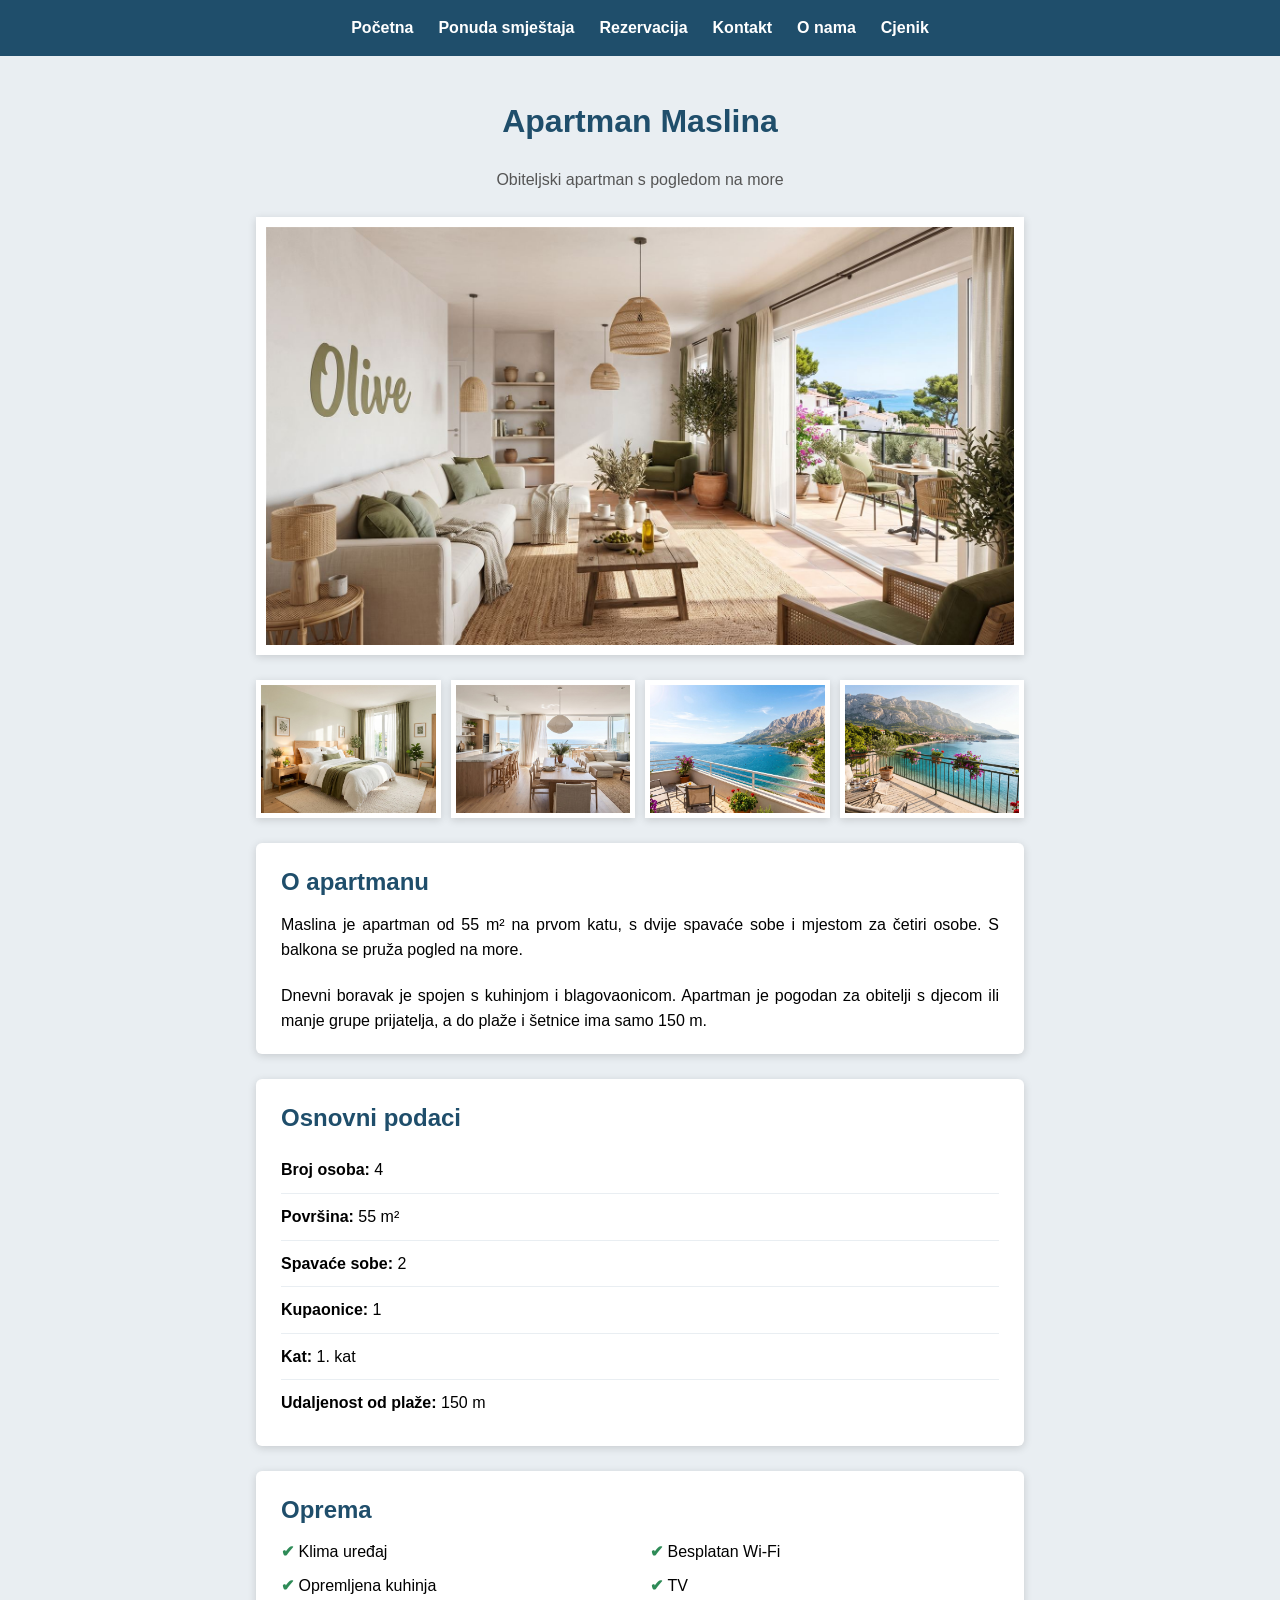
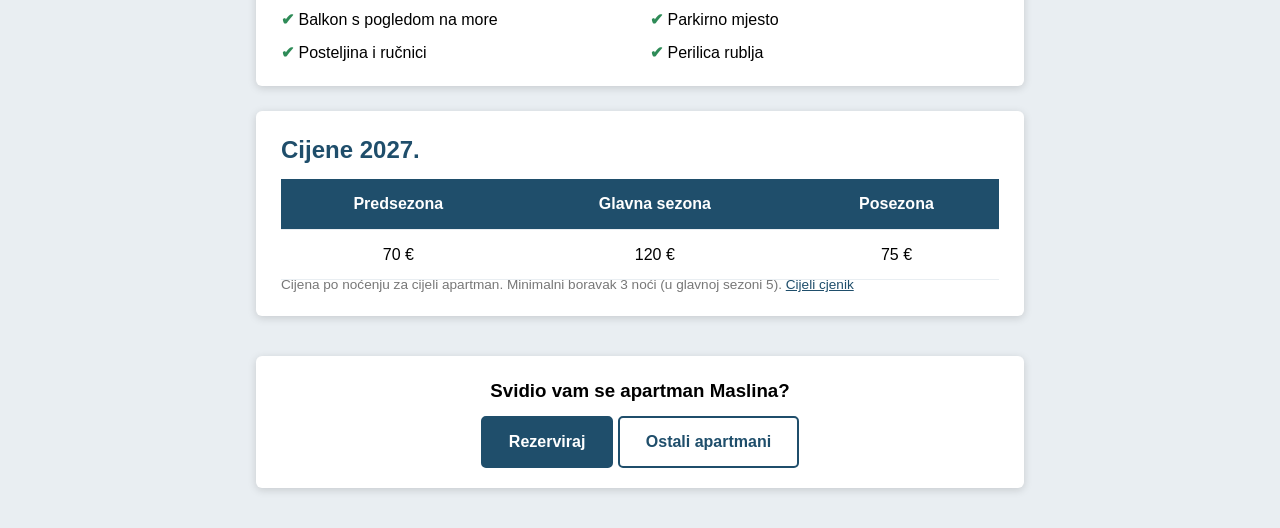
<file: maslina.html>
<!doctype html>
<html lang="hr">
  <head>
    <meta charset="UTF-8" />
    <meta name="viewport" content="width=device-width, initial-scale=1.0" />
    <link rel="stylesheet" href="style.css" />
    <title>Apartman Maslina</title>
  </head>
  <body>
    <nav>
      <a href="index.html">Početna</a>
      <a href="apartmani.html">Ponuda smještaja</a>
      <a href="rezervacija.html">Rezervacija</a>
      <a href="kontakt.html">Kontakt</a>
      <a href="o-nama.html">O nama</a>
      <a href="cjenik.html">Cjenik</a>
    </nav>

    <main>
      <h1>Apartman Maslina</h1>
      <p class="uvod">Obiteljski apartman s pogledom na more</p>

      <!-- Fotografije -->
      <img src="slike-makarska/maslina01.jpeg" alt="Apartman Maslina" />
      <div class="galerija">
        <img src="slike-makarska/maslina02.jpeg" alt="Apartman Maslina – fotografija 2" />
        <img src="slike-makarska/maslina03.jpeg" alt="Apartman Maslina – fotografija 3" />
        <img src="slike-makarska/maslina04.jpeg" alt="Apartman Maslina – fotografija 4" />
        <img src="slike-makarska/maslina05.jpeg" alt="Apartman Maslina – fotografija 5" />
      </div>

      <section>
        <h2>O apartmanu</h2>
        <p>
          Maslina je apartman od 55 m² na prvom katu, s dvije spavaće sobe i
          mjestom za četiri osobe. S balkona se pruža pogled na more.
        </p>
        <p>
          Dnevni boravak je spojen s kuhinjom i blagovaonicom. Apartman je
          pogodan za obitelji s djecom ili manje grupe prijatelja, a do plaže i
          šetnice ima samo 150 m.
        </p>
      </section>

      <section>
        <h2>Osnovni podaci</h2>
        <ul class="info">
          <li><strong>Broj osoba:</strong> 4</li>
          <li><strong>Površina:</strong> 55 m²</li>
          <li><strong>Spavaće sobe:</strong> 2</li>
          <li><strong>Kupaonice:</strong> 1</li>
          <li><strong>Kat:</strong> 1. kat</li>
          <li><strong>Udaljenost od plaže:</strong> 150 m</li>
        </ul>
      </section>

      <section>
        <h2>Oprema</h2>
        <ul class="oprema">
          <li>Klima uređaj</li>
          <li>Besplatan Wi-Fi</li>
          <li>Opremljena kuhinja</li>
          <li>TV</li>
          <li>Balkon s pogledom na more</li>
          <li>Parkirno mjesto</li>
          <li>Posteljina i ručnici</li>
          <li>Perilica rublja</li>
        </ul>
      </section>

      <section>
        <h2>Cijene 2027.</h2>
        <table>
          <thead>
            <tr>
              <th>Predsezona</th>
              <th>Glavna sezona</th>
              <th>Posezona</th>
            </tr>
          </thead>
          <tbody>
            <tr>
              <td>70 €</td>
              <td>120 €</td>
              <td>75 €</td>
            </tr>
          </tbody>
        </table>
        <p class="pomoc">
          Cijena po noćenju za cijeli apartman. Minimalni boravak 3 noći (u
          glavnoj sezoni 5). <a href="cjenik.html">Cijeli cjenik</a>
        </p>
      </section>

      <div class="box poziv">
        <h3>Svidio vam se apartman Maslina?</h3>
        <a class="gumb" href="obrazac1.html">Rezerviraj</a>
        <a class="gumb sporedni" href="apartmani.html">Ostali apartmani</a>
      </div>
    </main>
  </body>
</html>
</file>
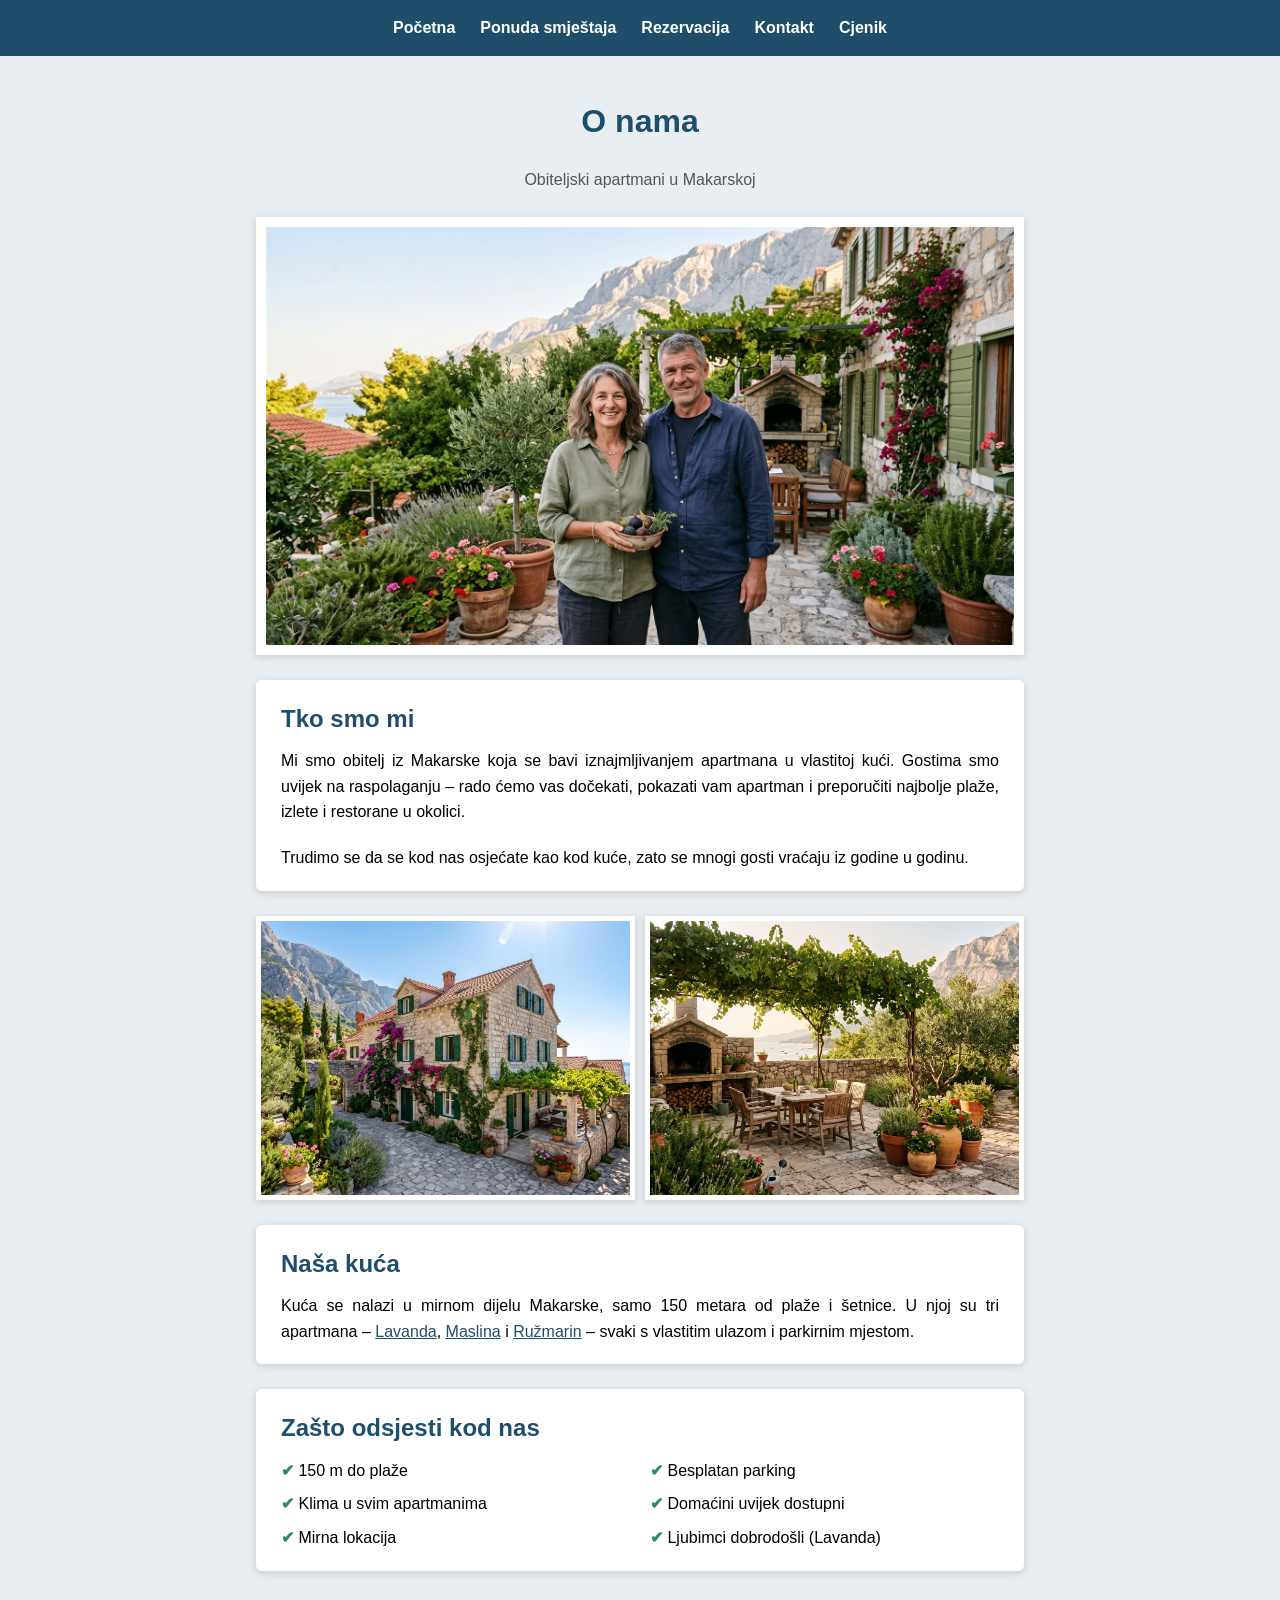
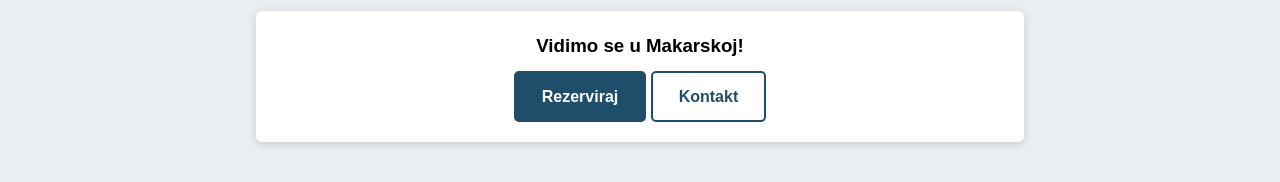
<file: o-nama.html>
<!doctype html>
<html lang="hr">
  <head>
    <meta charset="UTF-8" />
    <meta name="viewport" content="width=device-width, initial-scale=1.0" />
    <link rel="stylesheet" href="style.css" />
    <title>O nama</title>
  </head>
  <body>
    <nav>
      <a href="index.html">Početna</a>
      <a href="apartmani.html">Ponuda smještaja</a>
      <a href="rezervacija.html">Rezervacija</a>
      <a href="kontakt.html">Kontakt</a>
      <a href="cjenik.html">Cjenik</a>
    </nav>

    <main>
      <h1>O nama</h1>
      <p class="uvod">Obiteljski apartmani u Makarskoj</p>

      <img src="slike-makarska/domacini.jpeg" alt="Domaćini" />

      <section>
        <h2>Tko smo mi</h2>
        <p>
          Mi smo obitelj iz Makarske koja se bavi iznajmljivanjem apartmana u
          vlastitoj kući. Gostima smo uvijek na raspolaganju – rado ćemo vas
          dočekati, pokazati vam apartman i preporučiti najbolje plaže, izlete i
          restorane u okolici.
        </p>
        <p>
          Trudimo se da se kod nas osjećate kao kod kuće, zato se mnogi gosti
          vraćaju iz godine u godinu.
        </p>
      </section>

      <div class="galerija dvije">
        <img src="slike-makarska/kuca-izvana.jpeg" alt="Kuća s apartmanima izvana" />
        <img src="slike-makarska/dvoriste.jpeg" alt="Dvorište kuće" />
      </div>

      <section>
        <h2>Naša kuća</h2>
        <p>
          Kuća se nalazi u mirnom dijelu Makarske, samo 150 metara od plaže i
          šetnice. U njoj su tri apartmana –
          <a href="lavanda.html">Lavanda</a>,
          <a href="maslina.html">Maslina</a> i
          <a href="ruzmarin.html">Ružmarin</a> – svaki s vlastitim ulazom i
          parkirnim mjestom.
        </p>
      </section>

      <section>
        <h2>Zašto odsjesti kod nas</h2>
        <ul class="oprema">
          <li>150 m do plaže</li>
          <li>Besplatan parking</li>
          <li>Klima u svim apartmanima</li>
          <li>Domaćini uvijek dostupni</li>
          <li>Mirna lokacija</li>
          <li>Ljubimci dobrodošli (Lavanda)</li>
        </ul>
      </section>

      <div class="box poziv">
        <h3>Vidimo se u Makarskoj!</h3>
        <a class="gumb" href="rezervacija.html">Rezerviraj</a>
        <a class="gumb sporedni" href="kontakt.html">Kontakt</a>
      </div>
    </main>
  </body>
</html>
</file>
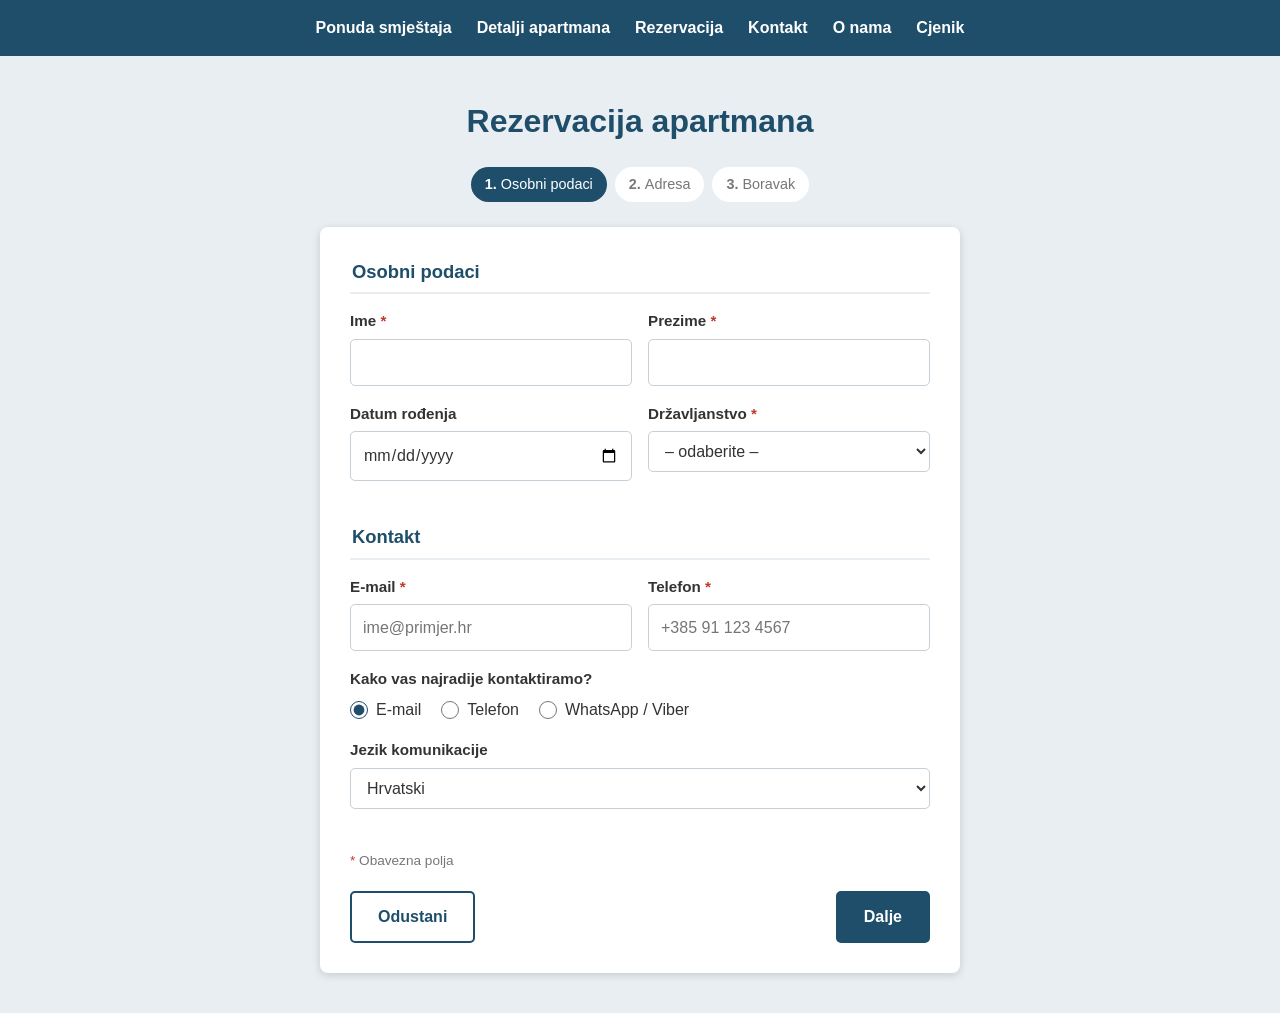
<file: obrazac1.html>
<!doctype html>
<html lang="hr">
  <head>
    <meta charset="UTF-8" />
    <meta name="viewport" content="width=device-width, initial-scale=1.0" />
    <title>Rezervacija – Osobni podaci (1/3)</title>
    <link rel="stylesheet" href="style.css" />
  </head>
  <body>
    <nav>
      <a href="apartmani.html">Ponuda smještaja</a>
      <a href="lavanda.html">Detalji apartmana</a>
      <a href="rezervacija.html">Rezervacija</a>
      <a href="kontakt.html">Kontakt</a>
      <a href="o-nama.html">O nama</a>
      <a href="cjenik.html">Cjenik</a>
    </nav>

    <main>
      <h1>Rezervacija apartmana</h1>

      <ol class="koraci">
        <li class="aktivan">Osobni podaci</li>
        <li>Adresa</li>
        <li>Boravak</li>
      </ol>

      <form class="obrazac" action="obrazac2.html" method="get">
        <fieldset>
          <legend>Osobni podaci</legend>

          <div class="red">
            <div class="polje">
              <label for="ime">Ime <span class="obavezno">*</span></label>
              <input
                type="text"
                id="ime"
                name="ime"
                autocomplete="given-name"
                required
              />
            </div>
            <div class="polje">
              <label for="prezime"
                >Prezime <span class="obavezno">*</span></label
              >
              <input
                type="text"
                id="prezime"
                name="prezime"
                autocomplete="family-name"
                required
              />
            </div>
          </div>

          <div class="red">
            <div class="polje">
              <label for="datum_rodenja">Datum rođenja</label>
              <input type="date" id="datum_rodenja" name="datum_rodenja" />
            </div>
            <div class="polje">
              <label for="drzavljanstvo"
                >Državljanstvo <span class="obavezno">*</span></label
              >
              <select id="drzavljanstvo" name="drzavljanstvo" required>
                <option value="">– odaberite –</option>
                <option>Hrvatsko</option>
                <option>Bosanskohercegovačko</option>
                <option>Slovensko</option>
                <option>Srpsko</option>
                <option>Njemačko</option>
                <option>Austrijsko</option>
                <option>Talijansko</option>
                <option>Poljsko</option>
                <option>Ostalo</option>
              </select>
            </div>
          </div>
        </fieldset>

        <fieldset>
          <legend>Kontakt</legend>

          <div class="red">
            <div class="polje">
              <label for="email">E-mail <span class="obavezno">*</span></label>
              <input
                type="email"
                id="email"
                name="email"
                placeholder="ime@primjer.hr"
                autocomplete="email"
                required
              />
            </div>
            <div class="polje">
              <label for="telefon"
                >Telefon <span class="obavezno">*</span></label
              >
              <input
                type="tel"
                id="telefon"
                name="telefon"
                placeholder="+385 91 123 4567"
                autocomplete="tel"
                required
              />
            </div>
          </div>

          <div class="polje">
            <span class="oznaka">Kako vas najradije kontaktiramo?</span>
            <div class="izbori">
              <label
                ><input type="radio" name="kontakt" value="email" checked />
                E-mail</label
              >
              <label
                ><input type="radio" name="kontakt" value="telefon" />
                Telefon</label
              >
              <label
                ><input type="radio" name="kontakt" value="whatsapp" /> WhatsApp
                / Viber</label
              >
            </div>
          </div>

          <div class="polje">
            <label for="jezik">Jezik komunikacije</label>
            <select id="jezik" name="jezik">
              <option>Hrvatski</option>
              <option>Engleski</option>
              <option>Njemački</option>
              <option>Talijanski</option>
            </select>
          </div>
        </fieldset>

        <p class="napomena"><span class="obavezno">*</span> Obavezna polja</p>

        <div class="gumbi">
          <a class="gumb sporedni" href="rezervacija.html">Odustani</a>
          <button class="gumb" type="submit">Dalje</button>
        </div>
      </form>
    </main>
  </body>
</html>
</file>
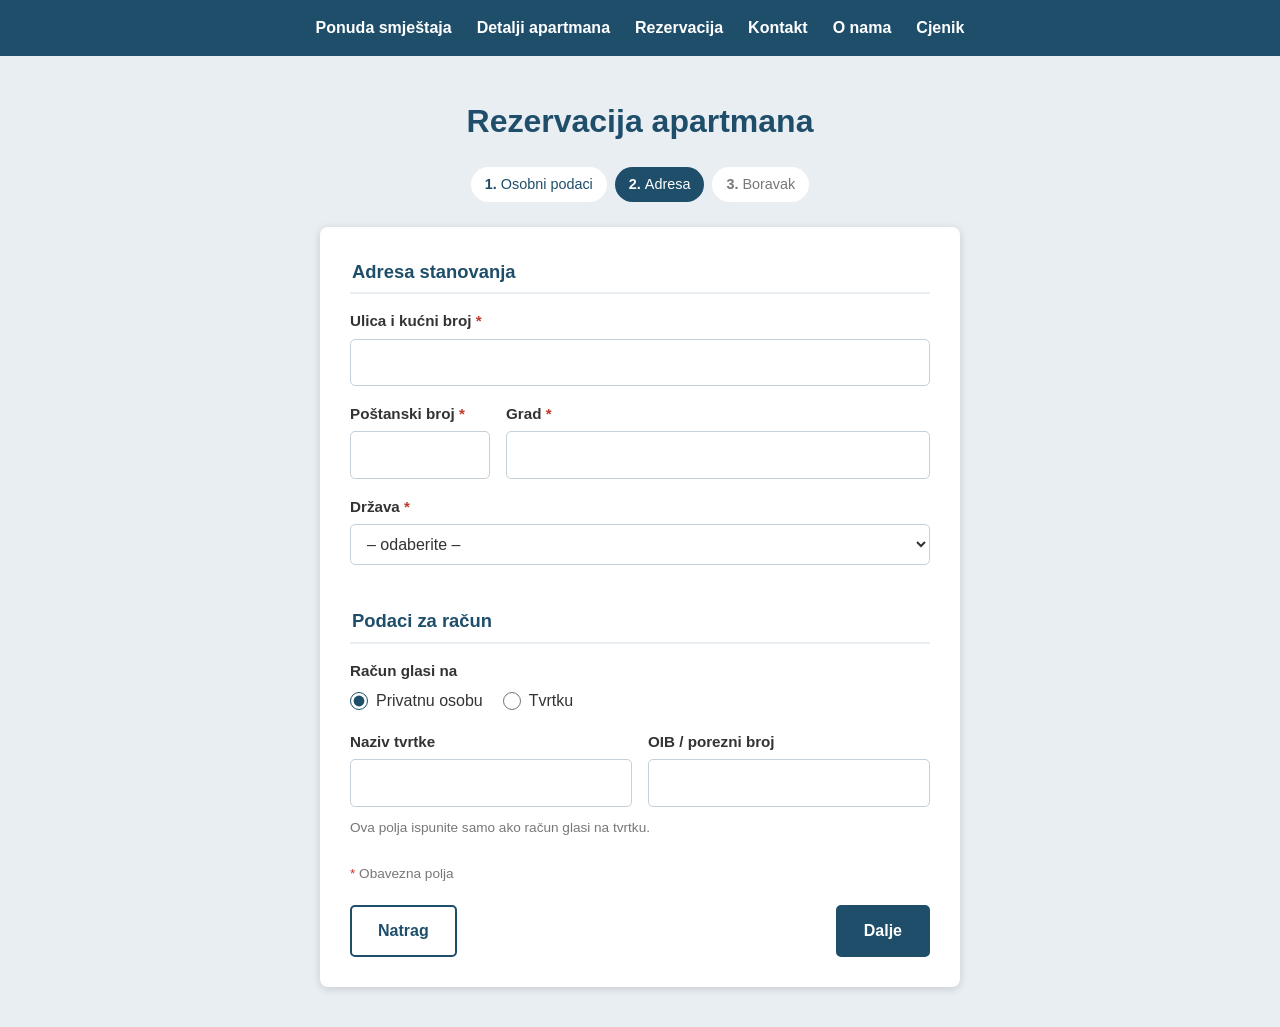
<file: obrazac2.html>
<!doctype html>
<html lang="hr">
  <head>
    <meta charset="UTF-8" />
    <meta name="viewport" content="width=device-width, initial-scale=1.0" />
    <title>Rezervacija – Adresa (2/3)</title>
    <link rel="stylesheet" href="style.css" />
  </head>
  <body>
    <nav>
      <a href="apartmani.html">Ponuda smještaja</a>
      <a href="lavanda.html">Detalji apartmana</a>
      <a href="rezervacija.html">Rezervacija</a>
      <a href="kontakt.html">Kontakt</a>
      <a href="o-nama.html">O nama</a>
      <a href="cjenik.html">Cjenik</a>
    </nav>

    <main>
      <h1>Rezervacija apartmana</h1>

      <ol class="koraci">
        <li class="gotov">Osobni podaci</li>
        <li class="aktivan">Adresa</li>
        <li>Boravak</li>
      </ol>

      <form class="obrazac" action="obrazac3.html" method="get">
        <fieldset>
          <legend>Adresa stanovanja</legend>

          <div class="polje">
            <label for="adresa">Ulica i kućni broj <span class="obavezno">*</span></label>
            <input type="text" id="adresa" name="adresa" autocomplete="street-address" required />
          </div>

          <div class="red">
            <div class="polje uzi">
              <label for="postanski_broj">Poštanski broj <span class="obavezno">*</span></label>
              <input type="text" id="postanski_broj" name="postanski_broj" inputmode="numeric" autocomplete="postal-code" required />
            </div>
            <div class="polje">
              <label for="grad">Grad <span class="obavezno">*</span></label>
              <input type="text" id="grad" name="grad" autocomplete="address-level2" required />
            </div>
          </div>

          <div class="polje">
            <label for="drzava">Država <span class="obavezno">*</span></label>
            <select id="drzava" name="drzava" autocomplete="country-name" required>
              <option value="">– odaberite –</option>
              <option>Hrvatska</option>
              <option>Bosna i Hercegovina</option>
              <option>Slovenija</option>
              <option>Srbija</option>
              <option>Njemačka</option>
              <option>Austrija</option>
              <option>Italija</option>
              <option>Poljska</option>
              <option>Ostalo</option>
            </select>
          </div>
        </fieldset>

        <fieldset>
          <legend>Podaci za račun</legend>

          <div class="polje">
            <span class="oznaka">Račun glasi na</span>
            <div class="izbori">
              <label><input type="radio" name="racun" value="privatno" checked /> Privatnu osobu</label>
              <label><input type="radio" name="racun" value="tvrtka" /> Tvrtku</label>
            </div>
          </div>

          <div class="red">
            <div class="polje">
              <label for="tvrtka">Naziv tvrtke</label>
              <input type="text" id="tvrtka" name="tvrtka" autocomplete="organization" />
            </div>
            <div class="polje">
              <label for="oib">OIB / porezni broj</label>
              <input type="text" id="oib" name="oib" inputmode="numeric" />
            </div>
          </div>
          <p class="pomoc">Ova polja ispunite samo ako račun glasi na tvrtku.</p>
        </fieldset>

        <p class="napomena"><span class="obavezno">*</span> Obavezna polja</p>

        <div class="gumbi">
          <a class="gumb sporedni" href="obrazac1.html">Natrag</a>
          <button class="gumb" type="submit">Dalje</button>
        </div>
      </form>
    </main>
  </body>
</html>
</file>
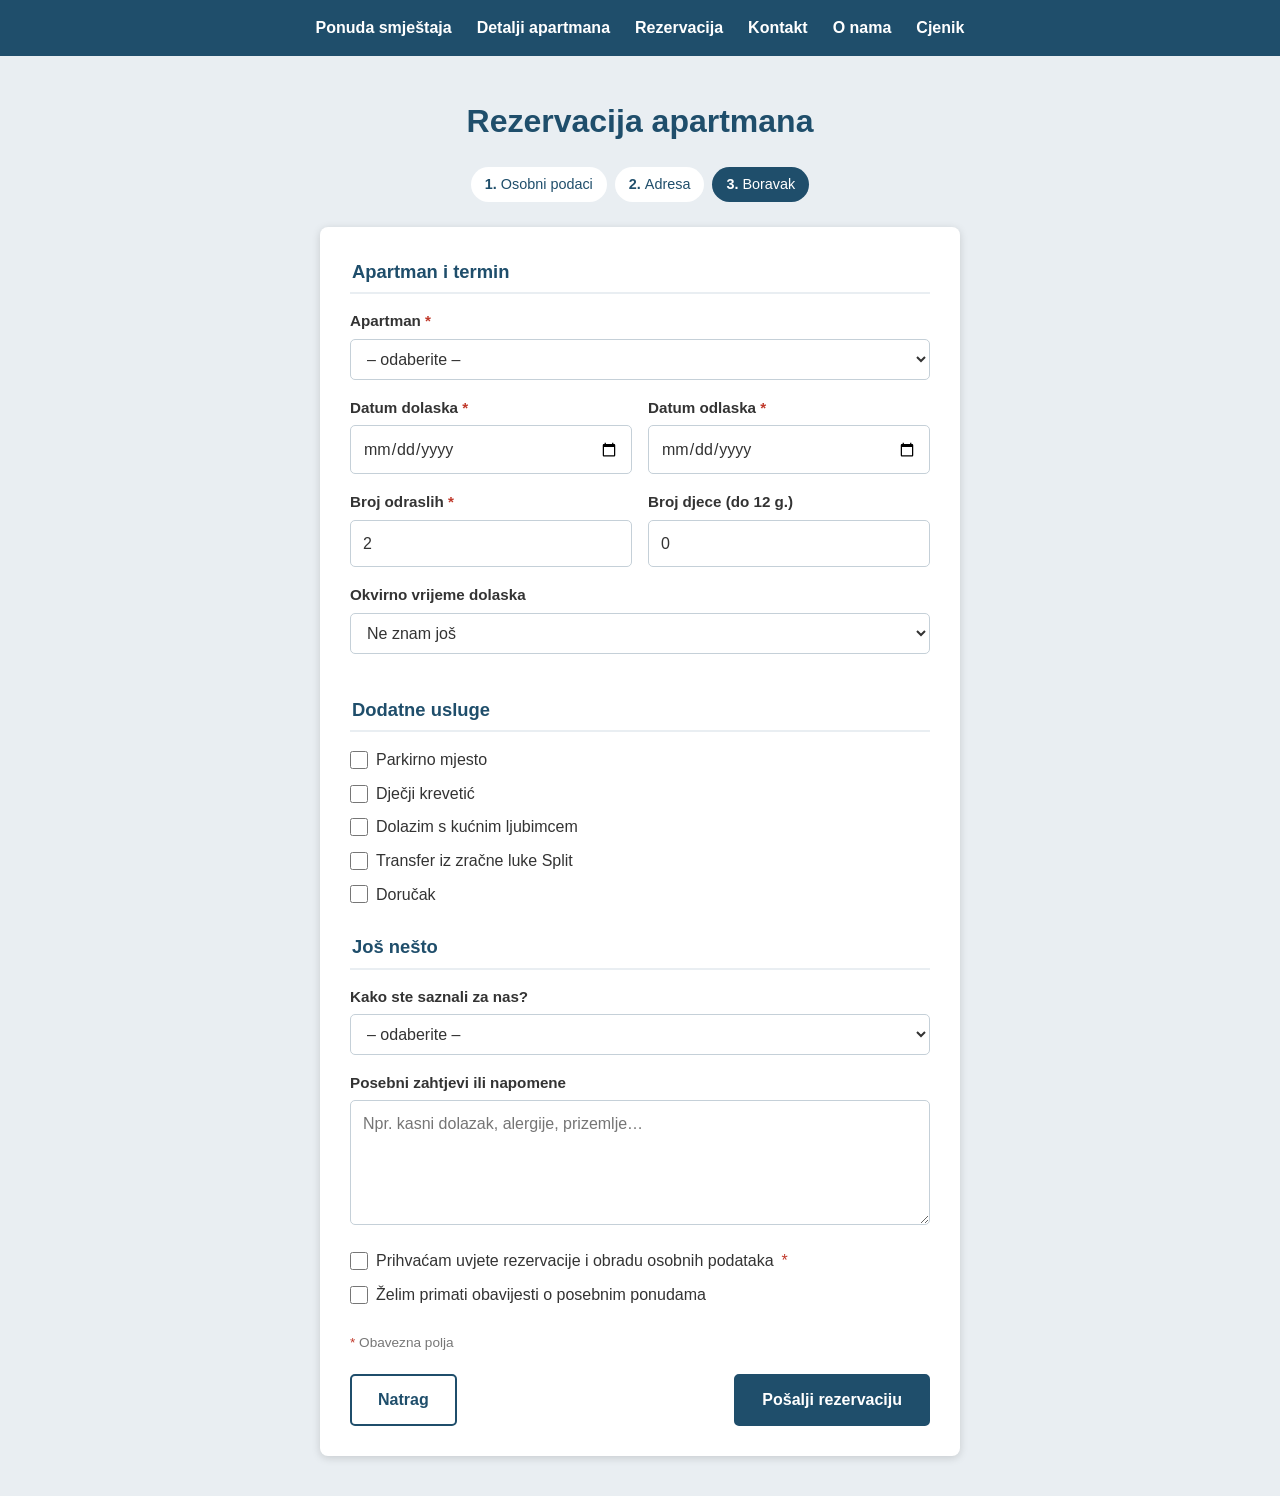
<file: obrazac3.html>
<!doctype html>
<html lang="hr">
  <head>
    <meta charset="UTF-8" />
    <meta name="viewport" content="width=device-width, initial-scale=1.0" />
    <title>Rezervacija – Boravak (3/3)</title>
    <link rel="stylesheet" href="style.css" />
  </head>
  <body>
    <nav>
      <a href="apartmani.html">Ponuda smještaja</a>
      <a href="lavanda.html">Detalji apartmana</a>
      <a href="rezervacija.html">Rezervacija</a>
      <a href="kontakt.html">Kontakt</a>
      <a href="o-nama.html">O nama</a>
      <a href="cjenik.html">Cjenik</a>
    </nav>

    <main>
      <h1>Rezervacija apartmana</h1>

      <ol class="koraci">
        <li class="gotov">Osobni podaci</li>
        <li class="gotov">Adresa</li>
        <li class="aktivan">Boravak</li>
      </ol>

      <form class="obrazac" action="kraj.html" method="get">
        <fieldset>
          <legend>Apartman i termin</legend>

          <div class="polje">
            <label for="apartman">Apartman <span class="obavezno">*</span></label>
            <select id="apartman" name="apartman" required>
              <option value="">– odaberite –</option>
              <option value="lavanda">Lavanda (2 osobe)</option>
              <option value="maslina">Maslina</option>
              <option value="ruzmarin">Ružmarin</option>
            </select>
          </div>

          <div class="red">
            <div class="polje">
              <label for="datum_prijave">Datum dolaska <span class="obavezno">*</span></label>
              <input type="date" id="datum_prijave" name="datum_prijave" required />
            </div>
            <div class="polje">
              <label for="datum_odjave">Datum odlaska <span class="obavezno">*</span></label>
              <input type="date" id="datum_odjave" name="datum_odjave" required />
            </div>
          </div>

          <div class="red">
            <div class="polje">
              <label for="odrasli">Broj odraslih <span class="obavezno">*</span></label>
              <input type="number" id="odrasli" name="odrasli" min="1" max="8" value="2" required />
            </div>
            <div class="polje">
              <label for="djeca">Broj djece (do 12 g.)</label>
              <input type="number" id="djeca" name="djeca" min="0" max="6" value="0" />
            </div>
          </div>

          <div class="polje">
            <label for="dolazak">Okvirno vrijeme dolaska</label>
            <select id="dolazak" name="dolazak">
              <option>Ne znam još</option>
              <option>14:00 – 16:00</option>
              <option>16:00 – 18:00</option>
              <option>18:00 – 20:00</option>
              <option>Nakon 20:00</option>
            </select>
          </div>
        </fieldset>

        <fieldset>
          <legend>Dodatne usluge</legend>

          <div class="izbori stupac">
            <label><input type="checkbox" name="usluge" value="parking" /> Parkirno mjesto</label>
            <label><input type="checkbox" name="usluge" value="krevetic" /> Dječji krevetić</label>
            <label><input type="checkbox" name="usluge" value="ljubimac" /> Dolazim s kućnim ljubimcem</label>
            <label><input type="checkbox" name="usluge" value="transfer" /> Transfer iz zračne luke Split</label>
            <label><input type="checkbox" name="usluge" value="dorucak" /> Doručak</label>
          </div>
        </fieldset>

        <fieldset>
          <legend>Još nešto</legend>

          <div class="polje">
            <label for="izvor">Kako ste saznali za nas?</label>
            <select id="izvor" name="izvor">
              <option value="">– odaberite –</option>
              <option>Google pretraživanje</option>
              <option>Booking.com / Airbnb</option>
              <option>Društvene mreže</option>
              <option>Preporuka prijatelja</option>
              <option>Već sam bio/la kod vas</option>
              <option>Ostalo</option>
            </select>
          </div>

          <div class="polje">
            <label for="poruka">Posebni zahtjevi ili napomene</label>
            <textarea id="poruka" name="poruka" rows="4" placeholder="Npr. kasni dolazak, alergije, prizemlje…"></textarea>
          </div>

          <div class="izbori stupac">
            <label>
              <input type="checkbox" name="uvjeti" required />
              Prihvaćam uvjete rezervacije i obradu osobnih podataka <span class="obavezno">*</span>
            </label>
            <label>
              <input type="checkbox" name="novosti" />
              Želim primati obavijesti o posebnim ponudama
            </label>
          </div>
        </fieldset>

        <p class="napomena"><span class="obavezno">*</span> Obavezna polja</p>

        <div class="gumbi">
          <a class="gumb sporedni" href="obrazac2.html">Natrag</a>
          <button class="gumb" type="submit">Pošalji rezervaciju</button>
        </div>
      </form>
    </main>
  </body>
</html>
</file>
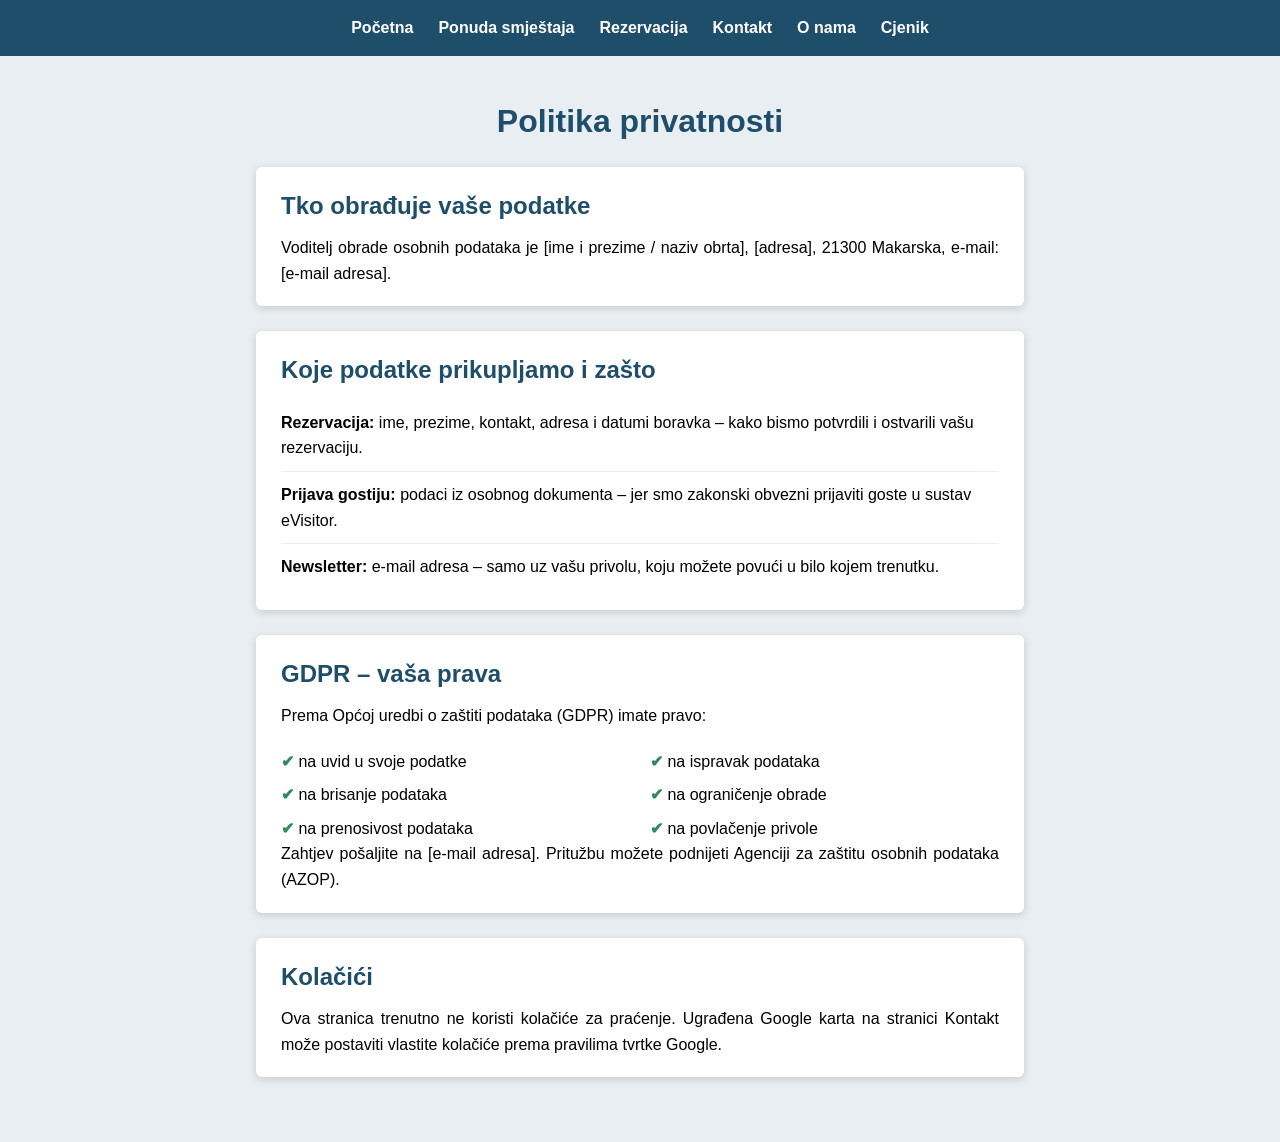
<file: politika-privatnosti.html>
<!doctype html>
<html lang="hr">
  <head>
    <meta charset="UTF-8" />
    <meta name="viewport" content="width=device-width, initial-scale=1.0" />
    <link rel="stylesheet" href="style.css" />
    <title>Politika privatnosti</title>
  </head>
  <body>
    <nav>
      <a href="index.html">Početna</a>
      <a href="apartmani.html">Ponuda smještaja</a>
      <a href="rezervacija.html">Rezervacija</a>
      <a href="kontakt.html">Kontakt</a>
      <a href="o-nama.html">O nama</a>
      <a href="cjenik.html">Cjenik</a>
    </nav>

    <main>
      <h1>Politika privatnosti</h1>

      <!-- PREDLOŽAK: tekst prije objave mora provjeriti pravnik -->
      <section>
        <h2>Tko obrađuje vaše podatke</h2>
        <p>
          Voditelj obrade osobnih podataka je [ime i prezime / naziv obrta],
          [adresa], 21300 Makarska, e-mail: [e-mail adresa].
        </p>
      </section>

      <section>
        <h2>Koje podatke prikupljamo i zašto</h2>
        <ul class="info">
          <li>
            <strong>Rezervacija:</strong> ime, prezime, kontakt, adresa i datumi
            boravka – kako bismo potvrdili i ostvarili vašu rezervaciju.
          </li>
          <li>
            <strong>Prijava gostiju:</strong> podaci iz osobnog dokumenta – jer
            smo zakonski obvezni prijaviti goste u sustav eVisitor.
          </li>
          <li>
            <strong>Newsletter:</strong> e-mail adresa – samo uz vašu privolu,
            koju možete povući u bilo kojem trenutku.
          </li>
        </ul>
      </section>

      <section id="gdpr">
        <h2>GDPR – vaša prava</h2>
        <p>Prema Općoj uredbi o zaštiti podataka (GDPR) imate pravo:</p>
        <ul class="oprema">
          <li>na uvid u svoje podatke</li>
          <li>na ispravak podataka</li>
          <li>na brisanje podataka</li>
          <li>na ograničenje obrade</li>
          <li>na prenosivost podataka</li>
          <li>na povlačenje privole</li>
        </ul>
        <p>
          Zahtjev pošaljite na [e-mail adresa]. Pritužbu možete podnijeti
          Agenciji za zaštitu osobnih podataka (AZOP).
        </p>
      </section>

      <section id="kolacici">
        <h2>Kolačići</h2>
        <p>
          Ova stranica trenutno ne koristi kolačiće za praćenje. Ugrađena Google
          karta na stranici Kontakt može postaviti vlastite kolačiće prema
          pravilima tvrtke Google.
        </p>
      </section>
    </main>
  </body>
</html>
</file>
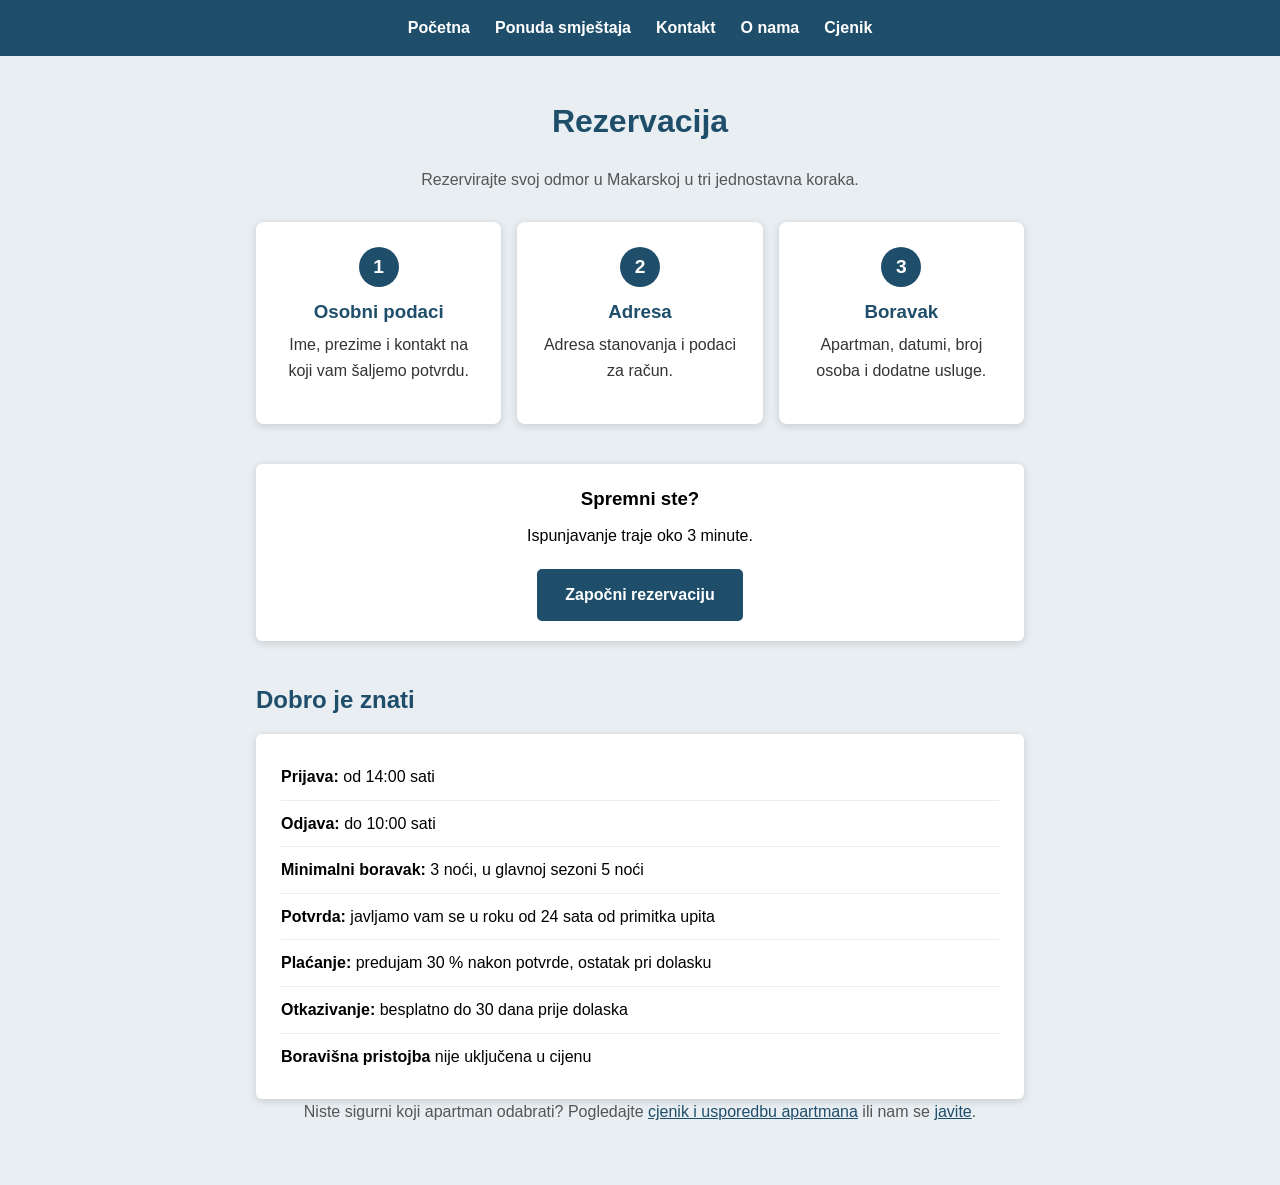
<file: rezervacija.html>
<!doctype html>
<html lang="hr">
  <head>
    <meta charset="UTF-8" />
    <meta name="viewport" content="width=device-width, initial-scale=1.0" />
    <link rel="stylesheet" href="style.css" />
    <title>Rezervacija</title>
  </head>
  <body>
    <nav>
      <a href="index.html">Početna</a>
      <a href="apartmani.html">Ponuda smještaja</a>
      <a href="kontakt.html">Kontakt</a>
      <a href="o-nama.html">O nama</a>
      <a href="cjenik.html">Cjenik</a>
    </nav>

    <main>
      <h1>Rezervacija</h1>
      <p class="uvod">
        Rezervirajte svoj odmor u Makarskoj u tri jednostavna koraka.
      </p>

      <!-- Kako izgleda rezervacija -->
      <div class="kartice">
        <div class="kartica">
          <span class="broj">1</span>
          <h3>Osobni podaci</h3>
          <p>Ime, prezime i kontakt na koji vam šaljemo potvrdu.</p>
        </div>
        <div class="kartica">
          <span class="broj">2</span>
          <h3>Adresa</h3>
          <p>Adresa stanovanja i podaci za račun.</p>
        </div>
        <div class="kartica">
          <span class="broj">3</span>
          <h3>Boravak</h3>
          <p>Apartman, datumi, broj osoba i dodatne usluge.</p>
        </div>
      </div>

      <div class="box poziv">
        <h3>Spremni ste?</h3>
        <p>Ispunjavanje traje oko 3 minute.</p>
        <a class="gumb" href="obrazac1.html">Započni rezervaciju</a>
      </div>

      <h2>Dobro je znati</h2>
      <div class="box">
        <ul class="info">
          <li><strong>Prijava:</strong> od 14:00 sati</li>
          <li><strong>Odjava:</strong> do 10:00 sati</li>
          <li>
            <strong>Minimalni boravak:</strong> 3 noći, u glavnoj sezoni 5 noći
          </li>
          <li>
            <strong>Potvrda:</strong> javljamo vam se u roku od 24 sata od
            primitka upita
          </li>
          <li>
            <strong>Plaćanje:</strong> predujam 30 % nakon potvrde, ostatak pri
            dolasku
          </li>
          <li>
            <strong>Otkazivanje:</strong> besplatno do 30 dana prije dolaska
          </li>
          <li>
            <strong>Boravišna pristojba</strong> nije uključena u cijenu
          </li>
        </ul>
      </div>

      <p class="uvod">
        Niste sigurni koji apartman odabrati? Pogledajte
        <a href="cjenik.html">cjenik i usporedbu apartmana</a> ili nam se
        <a href="kontakt.html">javite</a>.
      </p>
    </main>
  </body>
</html>
</file>
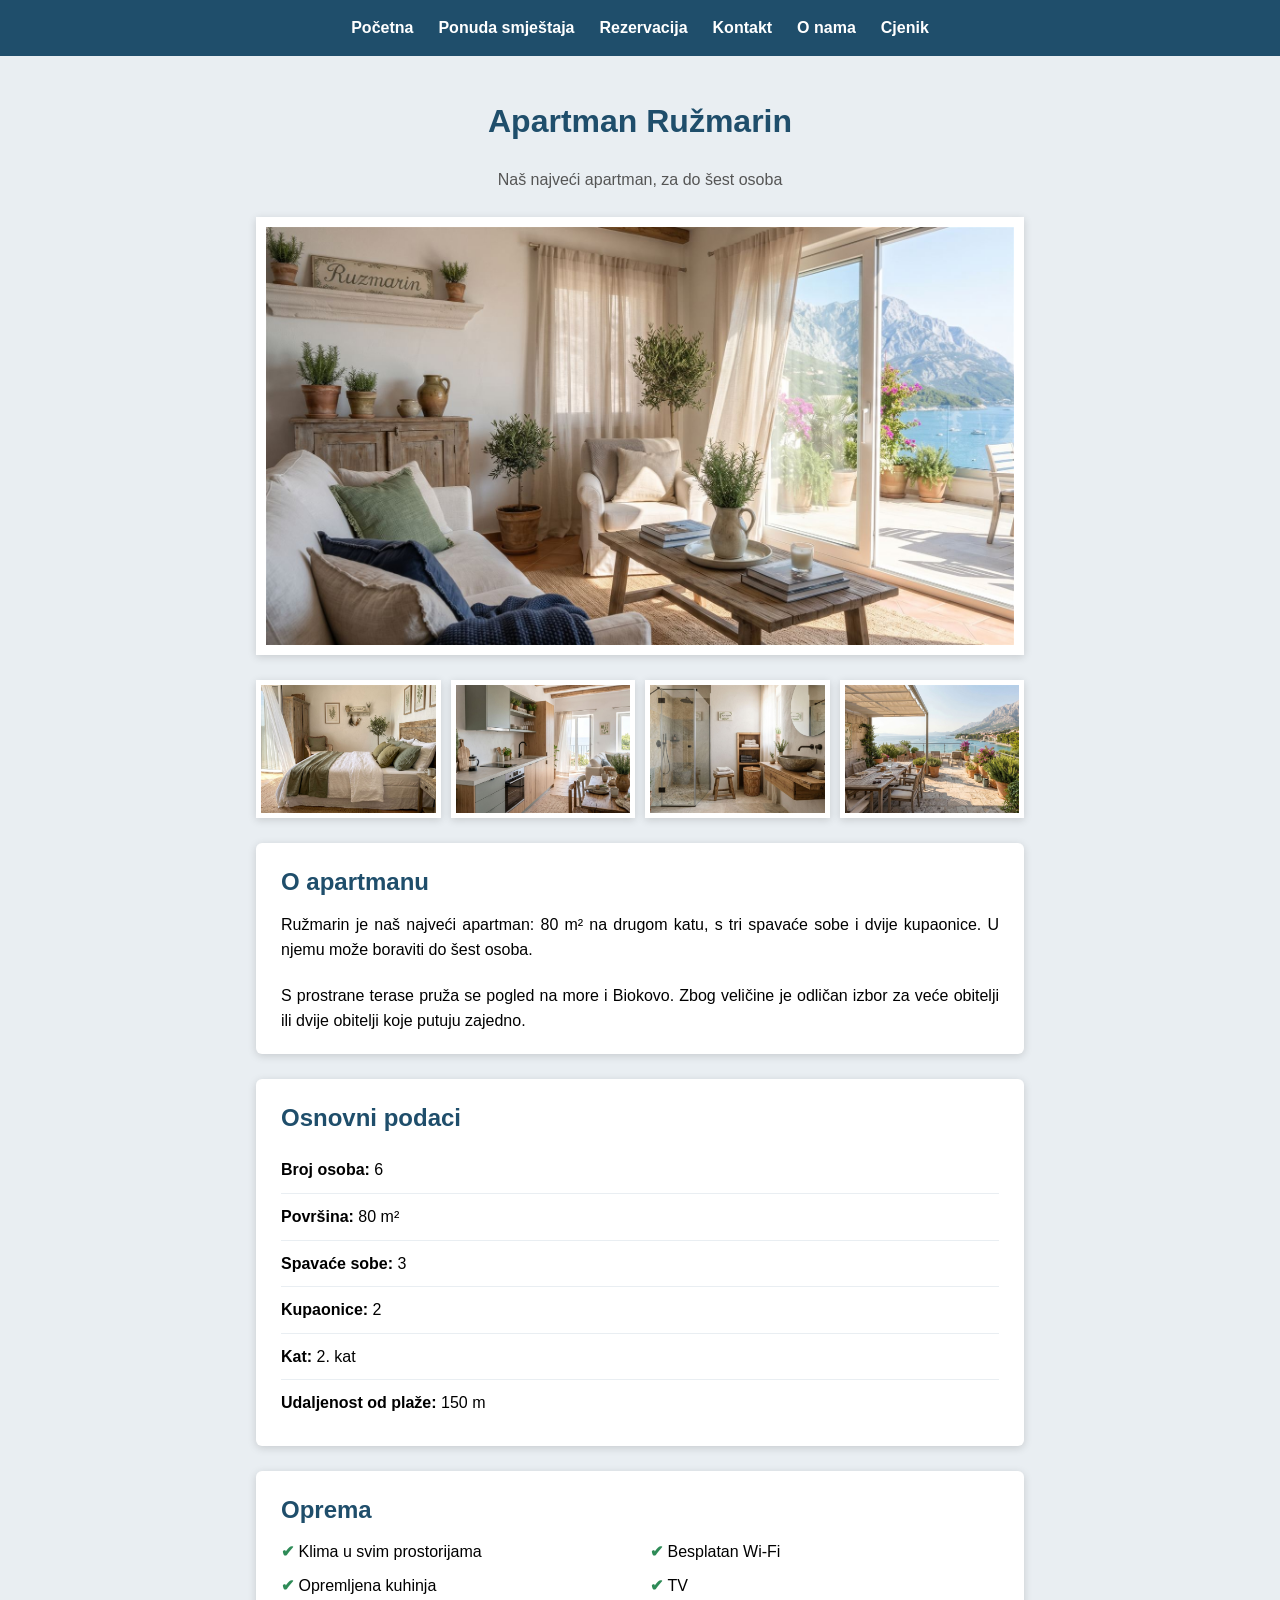
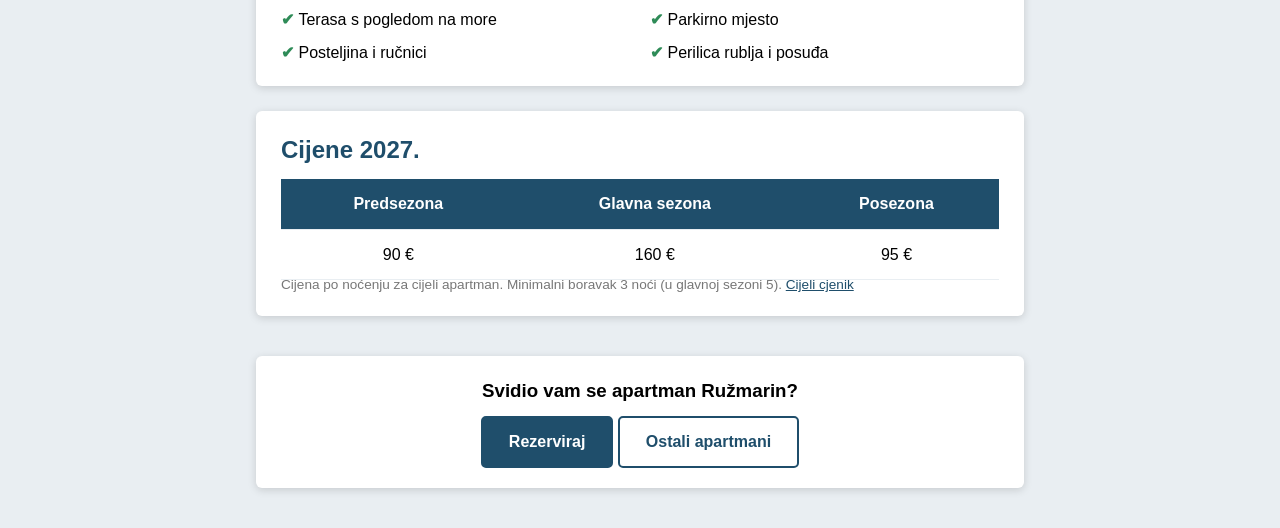
<file: ruzmarin.html>
<!doctype html>
<html lang="hr">
  <head>
    <meta charset="UTF-8" />
    <meta name="viewport" content="width=device-width, initial-scale=1.0" />
    <link rel="stylesheet" href="style.css" />
    <title>Apartman Ružmarin</title>
  </head>
  <body>
    <nav>
      <a href="index.html">Početna</a>
      <a href="apartmani.html">Ponuda smještaja</a>
      <a href="rezervacija.html">Rezervacija</a>
      <a href="kontakt.html">Kontakt</a>
      <a href="o-nama.html">O nama</a>
      <a href="cjenik.html">Cjenik</a>
    </nav>

    <main>
      <h1>Apartman Ružmarin</h1>
      <p class="uvod">Naš najveći apartman, za do šest osoba</p>

      <!-- Fotografije -->
      <img src="slike-makarska/ruzmarin.jpeg" alt="Apartman Ružmarin" />
      <div class="galerija">
        <img src="slike-makarska/ruzmarin02.jpeg" alt="Apartman Ružmarin – fotografija 2" />
        <img src="slike-makarska/ruzmarin03.jpeg" alt="Apartman Ružmarin – fotografija 3" />
        <img src="slike-makarska/ruzmarin04.jpeg" alt="Apartman Ružmarin – fotografija 4" />
        <img src="slike-makarska/ruzmarin05.jpeg" alt="Apartman Ružmarin – fotografija 5" />
      </div>

      <section>
        <h2>O apartmanu</h2>
        <p>
          Ružmarin je naš najveći apartman: 80 m² na drugom katu, s tri spavaće
          sobe i dvije kupaonice. U njemu može boraviti do šest osoba.
        </p>
        <p>
          S prostrane terase pruža se pogled na more i Biokovo. Zbog veličine je
          odličan izbor za veće obitelji ili dvije obitelji koje putuju zajedno.
        </p>
      </section>

      <section>
        <h2>Osnovni podaci</h2>
        <ul class="info">
          <li><strong>Broj osoba:</strong> 6</li>
          <li><strong>Površina:</strong> 80 m²</li>
          <li><strong>Spavaće sobe:</strong> 3</li>
          <li><strong>Kupaonice:</strong> 2</li>
          <li><strong>Kat:</strong> 2. kat</li>
          <li><strong>Udaljenost od plaže:</strong> 150 m</li>
        </ul>
      </section>

      <section>
        <h2>Oprema</h2>
        <ul class="oprema">
          <li>Klima u svim prostorijama</li>
          <li>Besplatan Wi-Fi</li>
          <li>Opremljena kuhinja</li>
          <li>TV</li>
          <li>Terasa s pogledom na more</li>
          <li>Parkirno mjesto</li>
          <li>Posteljina i ručnici</li>
          <li>Perilica rublja i posuđa</li>
        </ul>
      </section>

      <section>
        <h2>Cijene 2027.</h2>
        <table>
          <thead>
            <tr>
              <th>Predsezona</th>
              <th>Glavna sezona</th>
              <th>Posezona</th>
            </tr>
          </thead>
          <tbody>
            <tr>
              <td>90 €</td>
              <td>160 €</td>
              <td>95 €</td>
            </tr>
          </tbody>
        </table>
        <p class="pomoc">
          Cijena po noćenju za cijeli apartman. Minimalni boravak 3 noći (u
          glavnoj sezoni 5). <a href="cjenik.html">Cijeli cjenik</a>
        </p>
      </section>

      <div class="box poziv">
        <h3>Svidio vam se apartman Ružmarin?</h3>
        <a class="gumb" href="obrazac1.html">Rezerviraj</a>
        <a class="gumb sporedni" href="apartmani.html">Ostali apartmani</a>
      </div>
    </main>
  </body>
</html>
</file>
<file: style.css>
* {
  box-sizing: border-box;
}

body {
  margin: 0;
  background-color: #e9eef2;
  color: #333;
  font-family: Arial, Helvetica, sans-serif;
  line-height: 1.6;
}

/* Navigacija – svi linkovi u jednom ravnom redu */
nav {
  display: flex;
  flex-wrap: wrap;
  justify-content: center;
  gap: 10px 25px;
  padding: 15px;
  background-color: #1f4e6b;
}

nav a {
  color: #fff;
  text-decoration: none;
  font-weight: bold;
}

nav a:hover {
  text-decoration: underline;
}

/* Glavni stupac – sav sadržaj iste širine i poravnat */
main {
  max-width: 800px;
  margin: 0 auto;
  padding: 20px 16px 40px;
}

h1 {
  margin: 20px 0;
  text-align: center;
  color: #1f4e6b;
}

h3 {
  margin: 30px 0 10px;
}

p {
  margin: 0 0 20px;
  text-align: justify;
}

/* Bijeli okvir za tekst */
.box {
  padding: 20px 25px;
  background-color: #fff;
  color: #000;
  border-radius: 6px;
  box-shadow: 0 2px 8px rgba(0, 0, 0, 0.15);
}

a {
  color: #1f4e6b;
}

.istaknuto {
  display: block;
  text-align: center;
  margin-top: 10px;
}

/* Fotografije – jednake širine, s bijelim obrubom */
img {
  display: block;
  width: 100%;
  height: auto;
  margin: 25px 0;
  border: 10px solid #fff;
  box-shadow: 0 2px 8px rgba(0, 0, 0, 0.15);
}

/* ---------- Obrasci za rezervaciju ---------- */

/* Oznaka koraka 1 – 2 – 3 */
.koraci {
  display: flex;
  justify-content: center;
  gap: 8px;
  margin: 0 0 25px;
  padding: 0;
  list-style: none;
  counter-reset: korak;
}

.koraci li {
  counter-increment: korak;
  padding: 6px 14px;
  border-radius: 20px;
  background-color: #fff;
  color: #777;
  font-size: 0.9em;
}

.koraci li::before {
  content: counter(korak) ". ";
  font-weight: bold;
}

.koraci .gotov {
  color: #1f4e6b;
}

.koraci .aktivan {
  background-color: #1f4e6b;
  color: #fff;
}

/* Bijela kartica u kojoj je obrazac */
.obrazac {
  max-width: 640px;
  margin: 0 auto;
  padding: 30px;
  background-color: #fff;
  border-radius: 8px;
  box-shadow: 0 2px 8px rgba(0, 0, 0, 0.15);
}

fieldset {
  margin: 0 0 25px;
  padding: 0;
  border: none;
}

legend {
  width: 100%;
  margin-bottom: 15px;
  padding-bottom: 6px;
  border-bottom: 2px solid #e9eef2;
  color: #1f4e6b;
  font-size: 1.15em;
  font-weight: bold;
}

/* Dva polja jedno do drugoga */
.red {
  display: flex;
  gap: 16px;
}

.red .polje {
  flex: 1;
}

.red .uzi {
  flex: 0 0 140px;
}

.polje {
  margin-bottom: 16px;
}

.polje > label,
.oznaka {
  display: block;
  margin-bottom: 5px;
  font-weight: bold;
  font-size: 0.95em;
}

input[type="text"],
input[type="email"],
input[type="tel"],
input[type="date"],
input[type="number"],
select,
textarea {
  width: 100%;
  padding: 10px 12px;
  border: 1px solid #c5d0d8;
  border-radius: 5px;
  background-color: #fff;
  font: inherit;
  color: inherit;
}

input:focus,
select:focus,
textarea:focus {
  outline: none;
  border-color: #1f4e6b;
  box-shadow: 0 0 0 3px rgba(31, 78, 107, 0.2);
}

textarea {
  resize: vertical;
}

/* Radio gumbi i kvačice */
.izbori {
  display: flex;
  flex-wrap: wrap;
  gap: 8px 20px;
}

.izbori.stupac {
  flex-direction: column;
}

.izbori label {
  display: flex;
  align-items: center;
  gap: 8px;
  cursor: pointer;
}

.izbori input {
  width: 18px;
  height: 18px;
  margin: 0;
  accent-color: #1f4e6b;
}

.obavezno {
  color: #c0392b;
}

.pomoc,
.napomena {
  margin: -6px 0 0;
  color: #777;
  font-size: 0.85em;
  text-align: left;
}

.napomena {
  margin: 0 0 20px;
}

/* Gumbi Natrag / Dalje */
.gumbi {
  display: flex;
  justify-content: space-between;
  gap: 12px;
}

.gumb {
  display: inline-block;
  padding: 11px 26px;
  border: 2px solid #1f4e6b;
  border-radius: 5px;
  background-color: #1f4e6b;
  color: #fff;
  font: inherit;
  font-weight: bold;
  text-decoration: none;
  cursor: pointer;
}

.gumb:hover {
  background-color: #163a50;
}

.gumb.sporedni {
  background-color: #fff;
  color: #1f4e6b;
}

.gumb.sporedni:hover {
  background-color: #e9eef2;
}

/* Stranica nakon slanja */
.potvrda {
  margin-top: 30px;
  text-align: center;
}

.potvrda p {
  text-align: center;
}

.potvrda .gumbi {
  justify-content: center;
}

/* Mobitel – polja jedno ispod drugoga */
@media (max-width: 600px) {
  .obrazac {
    padding: 20px;
  }

  .red {
    flex-direction: column;
    gap: 0;
  }

  .red .uzi {
    flex: 1;
  }

  .koraci li {
    padding: 5px 10px;
    font-size: 0.8em;
  }
}

/* ---------- Cjenik ---------- */

h2 {
  margin: 40px 0 15px;
  color: #1f4e6b;
}

.uvod {
  text-align: center;
  color: #555;
}

/* Tri kartice s cijenama */
.kartice {
  display: flex;
  gap: 16px;
  margin: 30px 0;
}

.kartica {
  position: relative;
  flex: 1;
  padding: 25px 20px;
  background-color: #fff;
  border-radius: 8px;
  box-shadow: 0 2px 8px rgba(0, 0, 0, 0.15);
  text-align: center;
}

.kartica h3 {
  margin: 0 0 5px;
  color: #1f4e6b;
}

.kartica p {
  margin: 0 0 15px;
  text-align: center;
}

.kartica .osobe {
  color: #777;
  font-size: 0.9em;
}

.kartica .cijena strong {
  font-size: 1.8em;
  color: #000;
}

.kartica.preporuka {
  border: 2px solid #1f4e6b;
}

.oznaka-kartice {
  position: absolute;
  top: -12px;
  left: 50%;
  transform: translateX(-50%);
  padding: 2px 12px;
  border-radius: 20px;
  background-color: #1f4e6b;
  color: #fff;
  font-size: 0.8em;
  white-space: nowrap;
}

/* Tablice – na uskom ekranu se pomiču lijevo-desno */
.tablica {
  overflow-x: auto;
  background-color: #fff;
  border-radius: 8px;
  box-shadow: 0 2px 8px rgba(0, 0, 0, 0.15);
}

table {
  width: 100%;
  border-collapse: collapse;
  color: #000;
}

caption {
  padding: 12px;
  font-weight: bold;
  color: #1f4e6b;
}

th,
td {
  padding: 12px 15px;
  border-bottom: 1px solid #e9eef2;
  text-align: center;
}

thead th {
  background-color: #1f4e6b;
  color: #fff;
}

thead .datum {
  font-weight: normal;
  font-size: 0.85em;
}

tbody th {
  text-align: left;
}

tbody tr:nth-child(even) {
  background-color: #f6f8fa;
}

tbody tr:hover {
  background-color: #e9eef2;
}

/* Istaknuta glavna sezona */
thead th.sezona {
  background-color: #163a50;
}

td.sezona {
  font-weight: bold;
}

tfoot td {
  border-bottom: none;
  color: #777;
  font-size: 0.85em;
}

.da {
  color: #2e8b57;
  font-weight: bold;
}

.ne {
  color: #c0392b;
}

/* Poziv na rezervaciju */
.poziv {
  margin-top: 40px;
  text-align: center;
}

.poziv h3 {
  margin-top: 0;
}

.poziv p {
  text-align: center;
}

@media (max-width: 600px) {
  .kartice {
    flex-direction: column;
    gap: 25px;
  }
}

/* ---------- Rezervacija ---------- */

/* Broj koraka u krugu */
.broj {
  display: inline-block;
  width: 40px;
  height: 40px;
  margin-bottom: 10px;
  border-radius: 50%;
  background-color: #1f4e6b;
  color: #fff;
  font-size: 1.2em;
  font-weight: bold;
  line-height: 40px;
}

/* Popis s informacijama */
.info {
  margin: 0;
  padding: 0;
  list-style: none;
}

.info li {
  padding: 10px 0;
  border-bottom: 1px solid #e9eef2;
}

.info li:last-child {
  border-bottom: none;
}

/* ---------- Zaglavlje, odjeljci i podnožje ---------- */

header {
  padding: 30px 16px 20px;
  background-color: #fff;
  text-align: center;
}

header h1 {
  margin: 0;
}

header p {
  margin: 5px 0 0;
  color: #777;
  text-align: center;
}

/* Bijeli odjeljak s tekstom */
section {
  margin-bottom: 25px;
  padding: 20px 25px;
  background-color: #fff;
  color: #000;
  border-radius: 6px;
  box-shadow: 0 2px 8px rgba(0, 0, 0, 0.15);
}

section h2 {
  margin: 0 0 10px;
}

section p:last-child {
  margin-bottom: 0;
}

footer {
  padding: 20px 16px;
  background-color: #1f4e6b;
  color: #fff;
  text-align: center;
}

footer p {
  margin: 0;
  text-align: center;
}

/* ---------- Apartmani ---------- */

/* Privremeno mjesto za fotografiju – zamijeni s <img> */
.foto-mjesto {
  display: flex;
  align-items: center;
  justify-content: center;
  aspect-ratio: 16 / 9;
  margin-bottom: 15px;
  border: 2px dashed #c5d0d8;
  border-radius: 6px;
  background-color: #f6f8fa;
  color: #999;
  text-align: center;
}

/* Galerija – četiri manje fotografije u redu */
.galerija {
  display: grid;
  grid-template-columns: repeat(4, 1fr);
  gap: 10px;
  margin-bottom: 25px;
}

.galerija .foto-mjesto {
  aspect-ratio: 4 / 3;
  margin: 0;
  font-size: 0.8em;
}

.galerija img {
  margin: 0;
  border-width: 5px;
  aspect-ratio: 4 / 3;
  object-fit: cover;
}

.podaci {
  color: #777;
  font-size: 0.9em;
}

section .cijena strong {
  font-size: 1.5em;
}

/* Oprema u dva stupca s kvačicama */
.oprema {
  display: grid;
  grid-template-columns: 1fr 1fr;
  gap: 8px 20px;
  margin: 0;
  padding: 0;
  list-style: none;
}

.oprema li::before {
  content: "✔ ";
  color: #2e8b57;
  font-weight: bold;
}

@media (max-width: 600px) {
  .galerija {
    grid-template-columns: 1fr 1fr;
  }

  .oprema {
    grid-template-columns: 1fr;
  }
}

/* Galerija s dvije fotografije (O nama) */
.galerija.dvije {
  grid-template-columns: 1fr 1fr;
}

/* ---------- Kontakt ---------- */

/* Četiri kartice s kontaktima, po dvije u redu */
.kontakti {
  display: grid;
  grid-template-columns: 1fr 1fr;
  gap: 16px;
  margin-bottom: 25px;
}

.kontakti .kartica p {
  margin: 0;
}

.ikona {
  display: block;
  margin-bottom: 5px;
  font-size: 1.8em;
}

/* Google karta */
.karta iframe {
  display: block;
  width: 100%;
  aspect-ratio: 4 / 3;
  border: 0;
  border-radius: 6px;
}

@media (max-width: 600px) {
  .kontakti {
    grid-template-columns: 1fr;
  }
}

/* Fotografija na vrhu bijelog odjeljka (Ponuda smještaja) */
section > img:first-child {
  margin-top: 0;
}

/* ---------- Početna – sve u okvirima ---------- */

/* Stranica preko cijele širine ekrana */
.pocetna {
  margin: 0;
  padding: 10px 16px;
}

/* Zaglavlje, izbornik, glavni dio i podnožje – svaki u svom okviru */
.pocetna header,
.pocetna nav,
.pocetna main,
.pocetna footer {
  margin-bottom: 10px;
  padding: 15px 20px;
  border: 1px solid #c5d0d8;
  border-radius: 6px;
  background-color: #fff;
}

/* Naslovni okvir – fotografija Makarske s tamnim slojem i bijelim slovima */
.pocetna header {
  padding: 60px 30px;
  border: none;
  background-image: linear-gradient(rgba(16, 42, 58, 0.65), rgba(16, 42, 58, 0.65)),
    url("slike-makarska/slika01.jpg");
  background-size: cover;
  background-position: center;
  color: #fff;
  text-align: left;
}

.pocetna header h1 {
  margin: 0;
  color: #fff;
  font-size: 2.6em;
  text-align: left;
  text-shadow: 0 2px 6px rgba(0, 0, 0, 0.4);
}

.pocetna header p {
  margin: 8px 0 0;
  color: #ffd27a;
  font-size: 1.2em;
  font-style: italic;
  text-align: left;
}

/* Izbornik – tamnoplava traka, bijela slova, zlatna kad se prijeđe mišem */
.pocetna nav {
  justify-content: flex-start;
  gap: 5px;
  padding: 8px 12px;
  border: none;
  background-color: #163a50;
}

.pocetna nav a {
  padding: 8px 14px;
  border-radius: 4px;
  color: #fff;
  text-transform: uppercase;
  letter-spacing: 0.05em;
  font-size: 0.9em;
}

.pocetna nav a:hover {
  background-color: #ffd27a;
  color: #163a50;
  text-decoration: none;
}

@media (max-width: 600px) {
  .pocetna header {
    padding: 40px 20px;
  }

  .pocetna header h1 {
    font-size: 1.8em;
  }
}

.pocetna main {
  max-width: none;
}

.pocetna footer {
  color: #555;
}

/* Svaki odjeljak u svom okviru unutar glavnog dijela */
.pocetna section {
  margin-bottom: 15px;
  padding: 15px 20px;
  border: 1px solid #c5d0d8;
  border-radius: 6px;
  box-shadow: none;
}

.pocetna section:last-of-type {
  margin-bottom: 0;
}

.pocetna section h3 {
  margin: 20px 0 5px;
}

/* Fotografije unutar okvira – tanki sivi rub umjesto bijelog */
.pocetna section img {
  margin: 15px 0;
  border: 1px solid #c5d0d8;
  border-radius: 4px;
  box-shadow: none;
}

/* Tri apartmana u redu */
.mini-apartmani {
  display: grid;
  grid-template-columns: repeat(3, 1fr);
  gap: 12px;
  margin-bottom: 15px;
}

.mini-apartmani a {
  display: block;
  color: inherit;
  text-decoration: none;
  text-align: center;
}

.mini-apartmani img {
  aspect-ratio: 4 / 3;
  object-fit: cover;
}

.pocetna .mini-apartmani img {
  margin: 0 0 8px;
}

.mini-apartmani strong {
  display: block;
  color: #1f4e6b;
}

.mini-apartmani span {
  color: #777;
  font-size: 0.9em;
}

.mini-apartmani a:hover strong {
  text-decoration: underline;
}

@media (max-width: 600px) {
  .mini-apartmani {
    grid-template-columns: 1fr;
  }
}

/* Slika lijevo, tekst desno (Dobrodošli) */
.dva-stupca {
  display: grid;
  grid-template-columns: 1fr 2fr;
  gap: 20px;
  align-items: center;
}

.pocetna .dva-stupca img {
  margin: 0;
}

/* Mreža manjih okvira – četiri u redu, na užem ekranu dva, na mobitelu jedan */
.mreza {
  display: grid;
  grid-template-columns: repeat(4, 1fr);
  gap: 12px;
  margin-bottom: 15px;
}

.mali-okvir {
  padding: 10px;
  border: 1px solid #c5d0d8;
  border-radius: 6px;
}

.pocetna .mali-okvir img {
  margin: 0 0 8px;
  aspect-ratio: 4 / 3;
  object-fit: cover;
}

.pocetna .mali-okvir h3 {
  margin: 0 0 5px;
}

.mali-okvir p {
  margin: 0;
  font-size: 0.9em;
  text-align: left;
}

@media (max-width: 900px) {
  .mreza {
    grid-template-columns: 1fr 1fr;
  }
}

@media (max-width: 600px) {
  .mreza,
  .dva-stupca {
    grid-template-columns: 1fr;
  }
}

/* Tekst u kontrastnom okviru (Dobrodošli) */
.kontrast {
  padding: 20px 25px;
  border-radius: 6px;
  background-color: #1f4e6b;
  color: #fff;
}

.kontrast p {
  margin: 0 0 12px;
  text-align: left;
}

.kontrast p:last-child {
  margin-bottom: 0;
}

.kontrast strong {
  color: #ffd27a;
}

.kontrast .moto {
  font-family: Georgia, "Times New Roman", serif;
  font-size: 1.3em;
}

/* ---------- Portali i podnožje ---------- */

.portali ul {
  margin: 0;
  padding-left: 18px;
}

.portali li {
  margin-bottom: 4px;
}

/* Podnožje – tamni okvir sa stupcima poredanima vodoravno */
.pocetna footer {
  padding: 25px 20px 15px;
  border-color: #1f4e6b;
  background-color: #1f4e6b;
  color: #fff;
}

.podnozje {
  display: grid;
  grid-template-columns: repeat(4, 1fr);
  gap: 25px;
  text-align: left;
}

.podnozje h4 {
  margin: 0 0 10px;
  font-size: 1em;
  text-transform: uppercase;
  letter-spacing: 0.05em;
}

.podnozje p {
  margin: 0 0 10px;
  font-size: 0.9em;
  text-align: left;
}

.podnozje ul {
  margin: 0;
  padding: 0;
  list-style: none;
}

.podnozje li {
  margin-bottom: 6px;
}

.podnozje a {
  color: #fff;
  text-decoration: none;
}

.podnozje a:hover {
  text-decoration: underline;
}

/* Newsletter – polje i gumb u istom redu */
.newsletter {
  display: flex;
  flex-wrap: wrap;
  gap: 8px;
}

.newsletter input[type="email"] {
  flex: 1;
  min-width: 150px;
  padding: 8px 10px;
  border: none;
  border-radius: 5px;
  font: inherit;
}

.newsletter .gumb {
  padding: 8px 16px;
  border-color: #fff;
  background-color: #fff;
  color: #1f4e6b;
}

.newsletter label {
  display: flex;
  gap: 6px;
  align-items: flex-start;
  font-size: 0.8em;
}

.newsletter a {
  text-decoration: underline;
}

.autorska {
  margin: 20px 0 0;
  padding-top: 15px;
  border-top: 1px solid rgba(255, 255, 255, 0.3);
  font-size: 0.85em;
  text-align: center;
}

@media (max-width: 900px) {
  .podnozje {
    grid-template-columns: 1fr 1fr;
  }
}

@media (max-width: 600px) {
  .podnozje {
    grid-template-columns: 1fr;
  }
}
</file>
